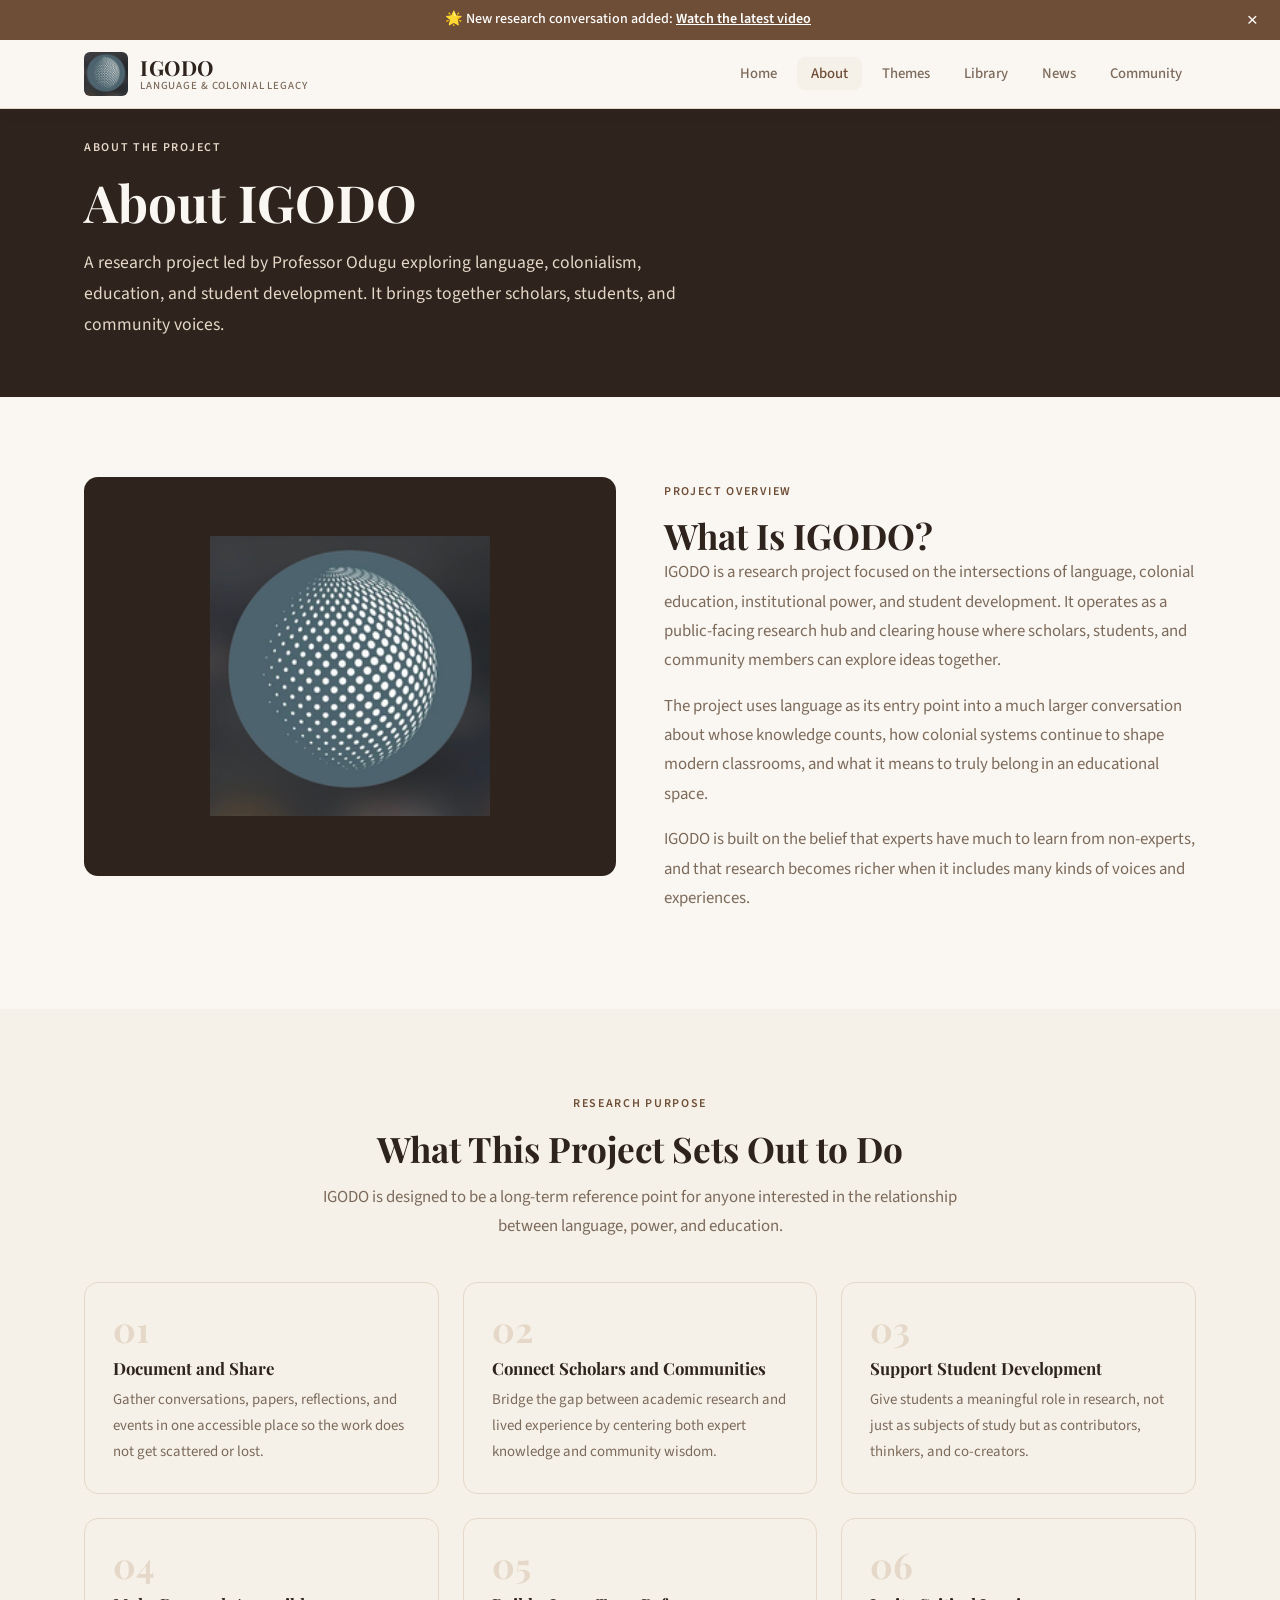
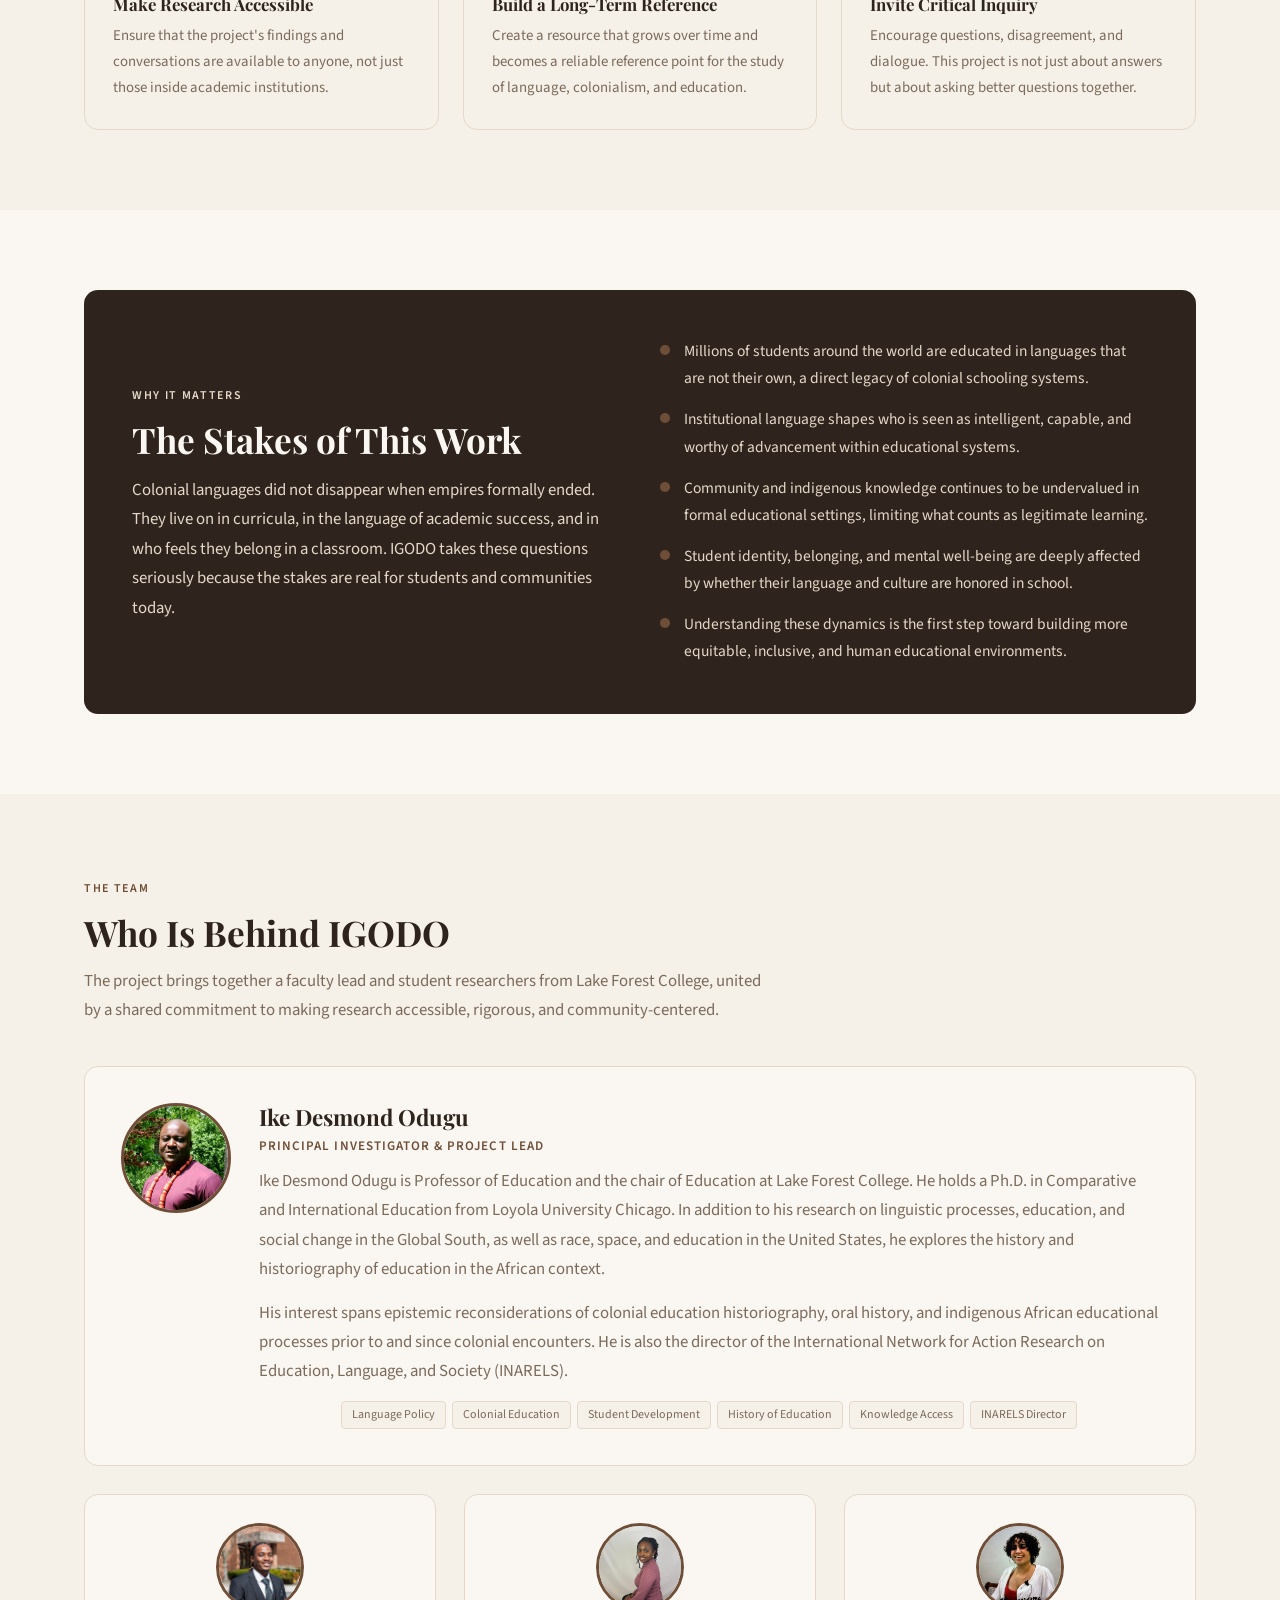
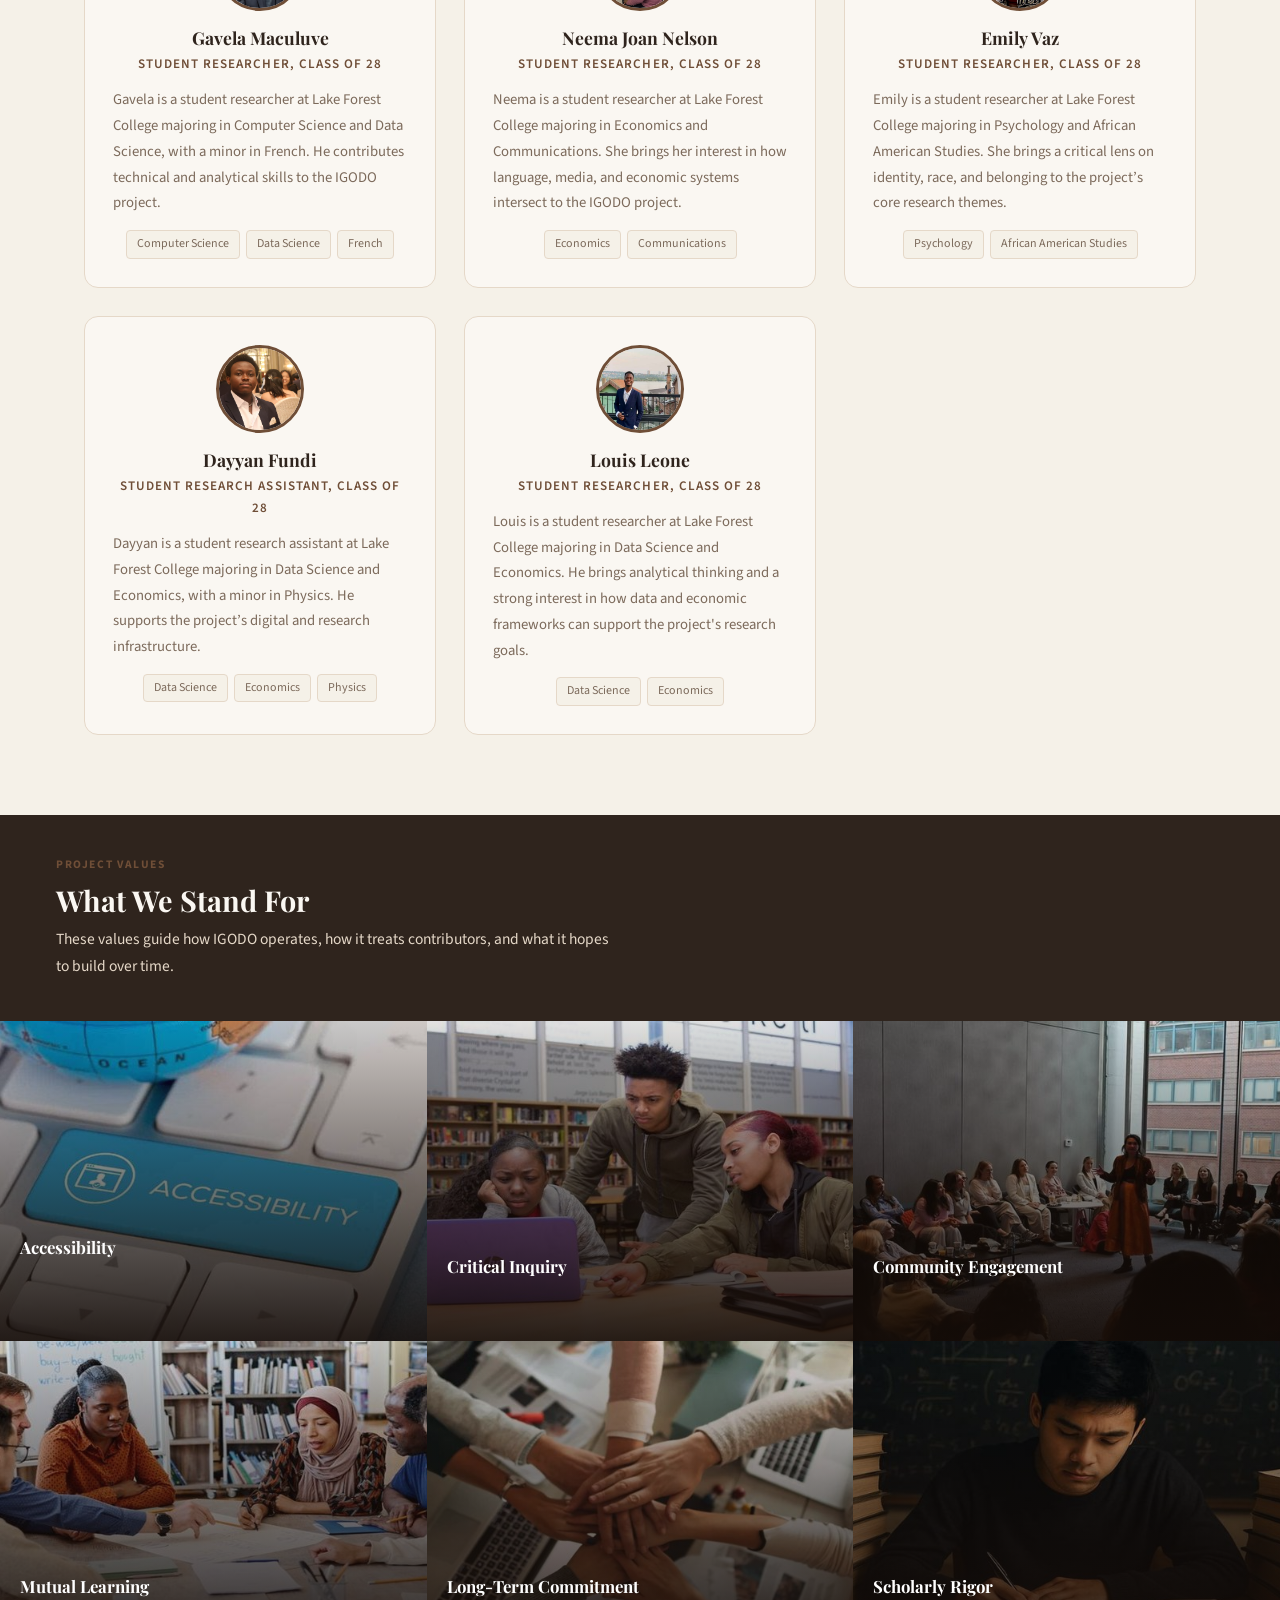
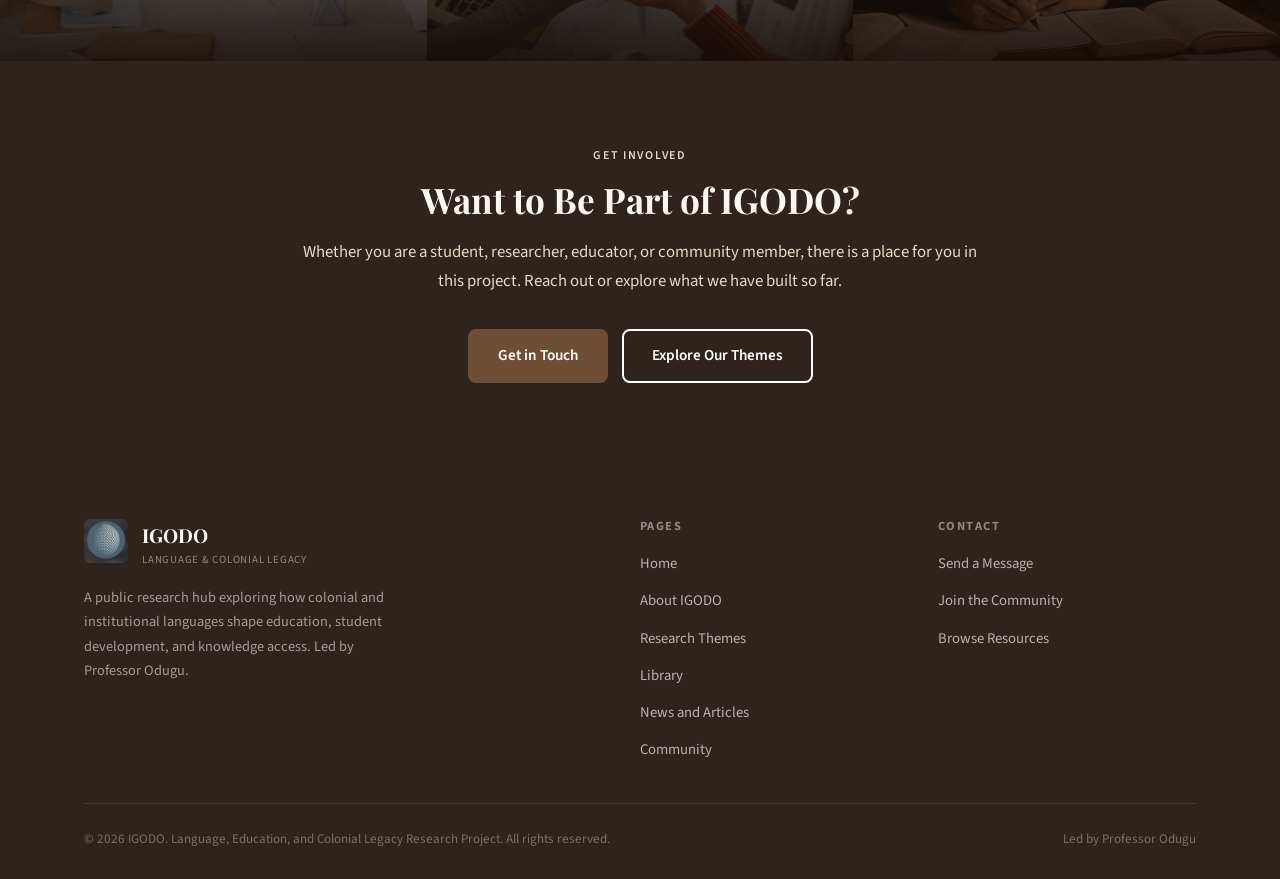
<file: about.html>
<!DOCTYPE html>
<html lang="en">
<head>
  <meta charset="UTF-8" />
  <meta name="viewport" content="width=device-width, initial-scale=1.0" />
  <meta name="description" content="About IGODO — Learn about the project, the team, and the values guiding this research on language, education, and colonial legacy." />
  <title>About IGODO — Language, Education, and Colonial Legacy</title>
  <link rel="stylesheet" href="style.css" />
  <style>
    /* ── About-page-specific styles ── */

    .project-overview-grid {
      display: grid;
      grid-template-columns: 1fr 1fr;
      gap: 48px;
      align-items: start;
    }

    .overview-image {
      border-radius: var(--radius-lg);
      background-color: var(--border);
      aspect-ratio: 4 / 3;
      display: flex;
      align-items: center;
      justify-content: center;
      color: var(--muted);
      font-size: 0.88rem;
      text-align: center;
      padding: 20px;
    }

    .overview-text p {
      margin-bottom: 16px;
    }

    .why-matters-grid {
      display: grid;
      grid-template-columns: repeat(auto-fill, minmax(280px, 1fr));
      gap: 24px;
      margin-top: 8px;
    }

    .why-card {
      background-color: var(--bg);
      border: 1px solid var(--border);
      border-radius: var(--radius-lg);
      padding: 28px;
    }

    .why-card-number {
      font-family: var(--font-serif);
      font-size: 2.2rem;
      font-weight: 700;
      color: var(--border);
      display: block;
      line-height: 1;
      margin-bottom: 12px;
    }

    .why-card h4 {
      margin-bottom: 8px;
      font-size: 1.05rem;
    }

    .why-card p {
      font-size: 0.93rem;
      max-width: 100%;
    }

    .team-grid {
      display: grid;
      grid-template-columns: repeat(auto-fill, minmax(260px, 1fr));
      gap: 28px;
    }

    .bio-card-lead {
      background-color: var(--surface);
      border: 1px solid var(--border);
      border-radius: var(--radius-lg);
      padding: 36px;
      display: grid;
      grid-template-columns: auto 1fr;
      gap: 28px;
      align-items: start;
      grid-column: 1 / -1;
      transition: box-shadow 0.2s;
    }

    .bio-card-lead:hover {
      box-shadow: var(--shadow-lg);
    }

    .bio-card-lead .bio-avatar {
      width: 110px;
      height: 110px;
      margin: 0;
      font-size: 2.6rem;
    }

    .bio-card-lead .bio-role {
      margin-bottom: 10px;
    }

    .bio-card-lead h3 {
      font-size: 1.4rem;
      margin-bottom: 4px;
    }

    .bio-card-lead p {
      max-width: 100%;
      text-align: left;
      margin-bottom: 14px;
    }

    /* Project values image grid */
    .values-grid {
      display: grid;
      grid-template-columns: repeat(3, 1fr);
      gap: 0;
    }

    .value-card {
      position: relative;
      overflow: hidden;
      aspect-ratio: 4 / 3;
      display: block;
      text-decoration: none;
      cursor: default;
    }

    .value-card img {
      width: 100%;
      height: 100%;
      object-fit: cover;
      display: block;
      transition: transform 0.4s ease;
    }

    .value-card:hover img {
      transform: scale(1.06);
    }

    .value-overlay {
      position: absolute;
      inset: 0;
      background: linear-gradient(
        to top,
        rgba(20, 12, 8, 0.92) 0%,
        rgba(20, 12, 8, 0.50) 55%,
        rgba(20, 12, 8, 0.12) 100%
      );
      transition: background 0.3s ease;
    }

    .value-card:hover .value-overlay {
      background: linear-gradient(
        to top,
        rgba(111, 78, 55, 0.93) 0%,
        rgba(111, 78, 55, 0.58) 55%,
        rgba(20, 12, 8, 0.15) 100%
      );
    }

    .value-caption {
      position: absolute;
      bottom: 0;
      left: 0;
      right: 0;
      padding: 20px 20px 18px;
    }

    .value-caption h4 {
      color: #ffffff;
      font-size: 1.05rem;
      font-weight: 700;
      margin-bottom: 5px;
      line-height: 1.3;
    }

    .value-caption p {
      color: rgba(255,255,255,0.82);
      font-size: 0.82rem;
      max-width: 100%;
      line-height: 1.5;
      margin: 0;
      opacity: 0;
      transform: translateY(6px);
      transition: opacity 0.3s ease, transform 0.3s ease;
    }

    .value-card:hover .value-caption p {
      opacity: 1;
      transform: translateY(0);
    }

    @media (max-width: 860px) {
      .values-grid {
        grid-template-columns: repeat(2, 1fr);
      }
    }

    @media (max-width: 500px) {
      .values-grid {
        grid-template-columns: 1fr;
      }
    }

    .principles-wrap {
      background-color: var(--heading);
      border-radius: var(--radius-lg);
      padding: 48px;
      display: grid;
      grid-template-columns: 1fr 1fr;
      gap: 40px;
      align-items: center;
    }

    .principles-text h2 {
      color: var(--surface);
      margin-bottom: 14px;
    }

    .principles-text p {
      color: var(--border);
    }

    .principles-list {
      display: flex;
      flex-direction: column;
      gap: 14px;
    }

    .principle-item {
      display: flex;
      align-items: flex-start;
      gap: 14px;
    }

    .principle-dot {
      width: 10px;
      height: 10px;
      border-radius: 50%;
      background-color: var(--accent);
      flex-shrink: 0;
      margin-top: 7px;
    }

    .principle-item p {
      color: var(--border);
      font-size: 0.97rem;
      max-width: 100%;
    }

    @media (max-width: 800px) {
      .project-overview-grid {
        grid-template-columns: 1fr;
      }

      .bio-card-lead {
        grid-template-columns: 1fr;
      }

      .bio-card-lead .bio-avatar {
        margin: 0 auto;
      }

      .principles-wrap {
        grid-template-columns: 1fr;
        padding: 32px 24px;
      }
    }
  </style>
</head>
<body>

  <!-- ══════════════════════════════════════════════════════
       FLOATING BANNER
  ══════════════════════════════════════════════════════ -->
  <div id="floating-banner" class="floating-banner" style="display:none;">
    &#127775; New research conversation added:
    <a href="library.html">Watch the latest video</a>
    <button id="banner-close" class="banner-close" aria-label="Dismiss banner">&times;</button>
  </div>

  <!-- ══════════════════════════════════════════════════════
       NAVIGATION
  ══════════════════════════════════════════════════════ -->
  <nav class="site-nav" id="site-nav">
    <div class="container">
      <div class="nav-inner">

        <a href="index.html" class="nav-logo">
          <img src="assets/images/logo.png" alt="IGODO Logo" style="width:44px; height:44px; border-radius:6px; object-fit:cover;" />
          <div class="nav-brand-text">
            <span class="nav-brand-name">IGODO</span>
            <span class="nav-brand-sub">Language &amp; Colonial Legacy</span>
          </div>
        </a>

        <ul class="nav-links" id="nav-links">
          <li><a href="index.html">Home</a></li>
          <li><a href="about.html">About</a></li>
          <li><a href="themes.html">Themes</a></li>
          <li><a href="library.html">Library</a></li>
          <li><a href="news.html">News</a></li>
          <li><a href="community.html">Community</a></li>
        </ul>

        <button class="nav-toggle" id="nav-toggle" aria-label="Toggle navigation" aria-expanded="false">
          <span></span>
          <span></span>
          <span></span>
        </button>

      </div>

      <ul class="nav-mobile" id="nav-mobile">
        <li><a href="index.html">Home</a></li>
        <li><a href="about.html">About</a></li>
        <li><a href="themes.html">Themes</a></li>
        <li><a href="library.html">Library</a></li>
        <li><a href="news.html">News</a></li>
        <li><a href="community.html">Community</a></li>
      </ul>
    </div>
  </nav>

  <!-- ══════════════════════════════════════════════════════
       PAGE HERO
  ══════════════════════════════════════════════════════ -->
  <section class="page-hero">
    <div class="container">
      <span class="section-label">About the Project</span>
      <h1>About IGODO</h1>
      <p>A research project led by Professor Odugu exploring language, colonialism, education, and student development. It brings together scholars, students, and community voices.</p>
    </div>
  </section>

  <!-- ══════════════════════════════════════════════════════
       PROJECT OVERVIEW
  ══════════════════════════════════════════════════════ -->
  <section class="section section--alt">
    <div class="container">
      <div class="project-overview-grid">

        <div class="overview-image" style="background-color:var(--heading); display:flex; align-items:center; justify-content:center;">
          <img
            src="assets/images/logo.png"
            alt="IGODO Project Logo"
            style="width:70%; max-width:280px; height:auto; display:block;"
          />
        </div>

        <div class="overview-text">
          <span class="section-label">Project Overview</span>
          <h2>What Is IGODO?</h2>
          <p>IGODO is a research project focused on the intersections of language, colonial education, institutional power, and student development. It operates as a public-facing research hub and clearing house where scholars, students, and community members can explore ideas together.</p>
          <p>The project uses language as its entry point into a much larger conversation about whose knowledge counts, how colonial systems continue to shape modern classrooms, and what it means to truly belong in an educational space.</p>
          <p>IGODO is built on the belief that experts have much to learn from non-experts, and that research becomes richer when it includes many kinds of voices and experiences.</p>
        </div>

      </div>
    </div>
  </section>

  <!-- ══════════════════════════════════════════════════════
       RESEARCH PURPOSE
  ══════════════════════════════════════════════════════ -->
  <section class="section">
    <div class="container">
      <div class="section-header text-center">
        <span class="section-label">Research Purpose</span>
        <h2>What This Project Sets Out to Do</h2>
        <p>IGODO is designed to be a long-term reference point for anyone interested in the relationship between language, power, and education.</p>
      </div>

      <div class="why-matters-grid">

        <div class="why-card">
          <span class="why-card-number">01</span>
          <h4>Document and Share</h4>
          <p>Gather conversations, papers, reflections, and events in one accessible place so the work does not get scattered or lost.</p>
        </div>

        <div class="why-card">
          <span class="why-card-number">02</span>
          <h4>Connect Scholars and Communities</h4>
          <p>Bridge the gap between academic research and lived experience by centering both expert knowledge and community wisdom.</p>
        </div>

        <div class="why-card">
          <span class="why-card-number">03</span>
          <h4>Support Student Development</h4>
          <p>Give students a meaningful role in research, not just as subjects of study but as contributors, thinkers, and co-creators.</p>
        </div>

        <div class="why-card">
          <span class="why-card-number">04</span>
          <h4>Make Research Accessible</h4>
          <p>Ensure that the project's findings and conversations are available to anyone, not just those inside academic institutions.</p>
        </div>

        <div class="why-card">
          <span class="why-card-number">05</span>
          <h4>Build a Long-Term Reference</h4>
          <p>Create a resource that grows over time and becomes a reliable reference point for the study of language, colonialism, and education.</p>
        </div>

        <div class="why-card">
          <span class="why-card-number">06</span>
          <h4>Invite Critical Inquiry</h4>
          <p>Encourage questions, disagreement, and dialogue. This project is not just about answers but about asking better questions together.</p>
        </div>

      </div>
    </div>
  </section>

  <!-- ══════════════════════════════════════════════════════
       WHY THIS PROJECT MATTERS
  ══════════════════════════════════════════════════════ -->
  <section class="section section--alt">
    <div class="container">
      <div class="principles-wrap">

        <div class="principles-text">
          <span class="section-label" style="color:var(--border);">Why It Matters</span>
          <h2>The Stakes of This Work</h2>
          <p>Colonial languages did not disappear when empires formally ended. They live on in curricula, in the language of academic success, and in who feels they belong in a classroom. IGODO takes these questions seriously because the stakes are real for students and communities today.</p>
        </div>

        <div class="principles-list">

          <div class="principle-item">
            <div class="principle-dot"></div>
            <p>Millions of students around the world are educated in languages that are not their own, a direct legacy of colonial schooling systems.</p>
          </div>

          <div class="principle-item">
            <div class="principle-dot"></div>
            <p>Institutional language shapes who is seen as intelligent, capable, and worthy of advancement within educational systems.</p>
          </div>

          <div class="principle-item">
            <div class="principle-dot"></div>
            <p>Community and indigenous knowledge continues to be undervalued in formal educational settings, limiting what counts as legitimate learning.</p>
          </div>

          <div class="principle-item">
            <div class="principle-dot"></div>
            <p>Student identity, belonging, and mental well-being are deeply affected by whether their language and culture are honored in school.</p>
          </div>

          <div class="principle-item">
            <div class="principle-dot"></div>
            <p>Understanding these dynamics is the first step toward building more equitable, inclusive, and human educational environments.</p>
          </div>

        </div>

      </div>
    </div>
  </section>

  <!-- ══════════════════════════════════════════════════════
       TEAM
  ══════════════════════════════════════════════════════ -->
  <section class="section" id="team">
    <div class="container">

      <div class="section-header">
        <span class="section-label">The Team</span>
        <h2>Who Is Behind IGODO</h2>
        <p>The project brings together a faculty lead and student researchers from Lake Forest College, united by a shared commitment to making research accessible, rigorous, and community-centered.</p>
      </div>

      <div class="team-grid">

        <!-- Professor Odugu — Lead -->
        <div class="bio-card-lead">
          <div class="bio-avatar" style="background-color:var(--border); overflow:hidden;">
            <img src="assets/team/odugu.jpg" alt="Professor Ike Desmond Odugu" style="width:100%; height:100%; object-fit:cover;" />
          </div>
          <div>
            <h3>Ike Desmond Odugu</h3>
            <span class="bio-role">Principal Investigator &amp; Project Lead</span>
            <p>Ike Desmond Odugu is Professor of Education and the chair of Education at Lake Forest College. He holds a Ph.D. in Comparative and International Education from Loyola University Chicago. In addition to his research on linguistic processes, education, and social change in the Global South, as well as race, space, and education in the United States, he explores the history and historiography of education in the African context.</p>
            <p>His interest spans epistemic reconsiderations of colonial education historiography, oral history, and indigenous African educational processes prior to and since colonial encounters. He is also the director of the International Network for Action Research on Education, Language, and Society (INARELS).</p>
            <div class="bio-interests">
              <span class="bio-interest-tag">Language Policy</span>
              <span class="bio-interest-tag">Colonial Education</span>
              <span class="bio-interest-tag">Student Development</span>
              <span class="bio-interest-tag">History of Education</span>
              <span class="bio-interest-tag">Knowledge Access</span>
              <span class="bio-interest-tag">INARELS Director</span>
            </div>
          </div>
        </div>

        <!-- Gavela Maculuve -->
        <div class="bio-card">
          <div class="bio-avatar" style="background-color:var(--border); overflow:hidden;">
            <img src="assets/team/gavela.jpg" alt="Gavela Maculuve" style="width:100%; height:100%; object-fit:cover;" />
          </div>
          <h3>Gavela Maculuve</h3>
          <span class="bio-role">Student Researcher, Class of 28</span>
          <p>Gavela is a student researcher at Lake Forest College majoring in Computer Science and Data Science, with a minor in French. He contributes technical and analytical skills to the IGODO project.</p>
          <div class="bio-interests">
            <span class="bio-interest-tag">Computer Science</span>
            <span class="bio-interest-tag">Data Science</span>
            <span class="bio-interest-tag">French</span>
          </div>
        </div>

        <!-- Neema Joan Nelson -->
        <div class="bio-card">
          <div class="bio-avatar" style="background-color:var(--border); overflow:hidden;">
            <img src="assets/team/neema.jpg" alt="Neema Joan Nelson" style="width:100%; height:100%; object-fit:cover;" />
          </div>
          <h3>Neema Joan Nelson</h3>
          <span class="bio-role">Student Researcher, Class of 28</span>
          <p>Neema is a student researcher at Lake Forest College majoring in Economics and Communications. She brings her interest in how language, media, and economic systems intersect to the IGODO project.</p>
          <div class="bio-interests">
            <span class="bio-interest-tag">Economics</span>
            <span class="bio-interest-tag">Communications</span>
          </div>
        </div>

        <!-- Emily Vaz -->
        <div class="bio-card">
          <div class="bio-avatar" style="background-color:var(--border); overflow:hidden;">
            <img src="assets/team/emily.jpg" alt="Emily Vaz" style="width:100%; height:100%; object-fit:cover;" />
          </div>
          <h3>Emily Vaz</h3>
          <span class="bio-role">Student Researcher, Class of 28</span>
          <p>Emily is a student researcher at Lake Forest College majoring in Psychology and African American Studies. She brings a critical lens on identity, race, and belonging to the project&rsquo;s core research themes.</p>
          <div class="bio-interests">
            <span class="bio-interest-tag">Psychology</span>
            <span class="bio-interest-tag">African American Studies</span>
          </div>
        </div>

        <!-- Dayyan Fundi -->
        <div class="bio-card">
          <div class="bio-avatar" style="background-color:var(--border); overflow:hidden;">
            <img src="assets/team/dayyan.jpg" alt="Dayyan Fundi" style="width:100%; height:100%; object-fit:cover;" />
          </div>
          <h3>Dayyan Fundi</h3>
          <span class="bio-role">Student Research Assistant, Class of 28</span>
          <p>Dayyan is a student research assistant at Lake Forest College majoring in Data Science and Economics, with a minor in Physics. He supports the project&rsquo;s digital and research infrastructure.</p>
          <div class="bio-interests">
            <span class="bio-interest-tag">Data Science</span>
            <span class="bio-interest-tag">Economics</span>
            <span class="bio-interest-tag">Physics</span>
          </div>
        </div>


        <!-- Louis Leone -->
        <div class="bio-card">
          <div class="bio-avatar" style="background-color:var(--border); overflow:hidden;">
            <img src="assets/team/louis.jpg" alt="Louis Leone" style="width:100%; height:100%; object-fit:cover; object-position:top center;" />
          </div>
          <h3>Louis Leone</h3>
          <span class="bio-role">Student Researcher, Class of 28</span>
          <p>Louis is a student researcher at Lake Forest College majoring in Data Science and Economics. He brings analytical thinking and a strong interest in how data and economic frameworks can support the project's research goals.</p>
          <div class="bio-interests">
            <span class="bio-interest-tag">Data Science</span>
            <span class="bio-interest-tag">Economics</span>
          </div>
        </div>
      </div>
    </div>
  </section>

  <!-- ══════════════════════════════════════════════════════
       PROJECT VALUES
  ══════════════════════════════════════════════════════ -->
  <section class="section" style="padding:0;">
    <div class="values-grid">

      <!-- Header tile spans full width -->
      <div style="grid-column:1 / -1; background-color:var(--heading); padding:40px 56px;">
        <span class="section-label" style="color:var(--accent); font-size:0.72rem; letter-spacing:0.14em; text-transform:uppercase; font-weight:700; display:block; margin-bottom:8px;">Project Values</span>
        <h2 style="color:var(--surface); font-size:clamp(1.3rem,2.5vw,1.8rem); margin-bottom:8px;">What We Stand For</h2>
        <p style="color:var(--border); font-size:0.97rem; max-width:560px; margin:0;">These values guide how IGODO operates, how it treats contributors, and what it hopes to build over time.</p>
      </div>

      <!-- Accessibility -->
      <div class="value-card">
        <img src="[data-uri]" alt="Accessibility" />
        <div class="value-overlay"></div>
        <div class="value-caption">
          <h4>Accessibility</h4>
          <p>Research should be readable and usable by anyone, not just those with academic training. We write for broad audiences without sacrificing depth.</p>
        </div>
      </div>

      <!-- Critical Inquiry -->
      <div class="value-card">
        <img src="[data-uri]" alt="Critical Inquiry" />
        <div class="value-overlay"></div>
        <div class="value-caption">
          <h4>Critical Inquiry</h4>
          <p>We ask hard questions about systems, institutions, and assumptions, including our own. Disagreement and dialogue are welcome here.</p>
        </div>
      </div>

      <!-- Community Engagement -->
      <div class="value-card">
        <img src="[data-uri]" alt="Community Engagement" />
        <div class="value-overlay"></div>
        <div class="value-caption">
          <h4>Community Engagement</h4>
          <p>The people most affected by colonial language systems are central to this project, as participants, contributors, and co-thinkers.</p>
        </div>
      </div>

      <!-- Mutual Learning -->
      <div class="value-card">
        <img src="[data-uri]" alt="Mutual Learning" />
        <div class="value-overlay"></div>
        <div class="value-caption">
          <h4>Mutual Learning</h4>
          <p>Experts have much to learn from non-experts. We are committed to a model where knowledge flows in all directions, not just top-down.</p>
        </div>
      </div>

      <!-- Long-Term Commitment -->
      <div class="value-card">
        <img src="[data-uri]" alt="Long-Term Commitment" />
        <div class="value-overlay"></div>
        <div class="value-caption">
          <h4>Long-Term Commitment</h4>
          <p>IGODO is designed to grow over time. We are building something that will still be valuable and relevant years from now.</p>
        </div>
      </div>

      <!-- Scholarly Rigor -->
      <div class="value-card">
        <img src="[data-uri]" alt="Scholarly Rigor" />
        <div class="value-overlay"></div>
        <div class="value-caption">
          <h4>Scholarly Rigor</h4>
          <p>We take ideas seriously. The project is grounded in careful research, honest engagement with evidence, and intellectual honesty.</p>
        </div>
      </div>

    </div>
  </section>

  <!-- ══════════════════════════════════════════════════════
       CTA
  ══════════════════════════════════════════════════════ -->
  <section class="section section--dark">
    <div class="container text-center">
      <span class="section-label" style="color:var(--border);">Get Involved</span>
      <h2 style="color:var(--surface); margin-bottom:16px;">Want to Be Part of IGODO?</h2>
      <p style="color:var(--border); margin:0 auto 32px; font-size:1.05rem;">Whether you are a student, researcher, educator, or community member, there is a place for you in this project. Reach out or explore what we have built so far.</p>
      <div style="display:flex; gap:14px; justify-content:center; flex-wrap:wrap;">
        <a href="community.html#contact" class="btn btn-primary">Get in Touch</a>
        <a href="themes.html" class="btn btn-outline-white">Explore Our Themes</a>
      </div>
    </div>
  </section>

  <!-- ══════════════════════════════════════════════════════
       FOOTER
  ══════════════════════════════════════════════════════ -->
  <footer class="site-footer">
    <div class="container">

      <div class="footer-grid">

        <div>
          <div class="footer-brand">
            <img src="assets/images/logo.png" alt="IGODO Logo" style="width:44px; height:44px; border-radius:6px; object-fit:cover;" />
            <div class="footer-brand-text">
              <span class="footer-name">IGODO</span>
              <span class="footer-sub">Language &amp; Colonial Legacy</span>
            </div>
          </div>
          <p class="footer-desc">A public research hub exploring how colonial and institutional languages shape education, student development, and knowledge access. Led by Professor Odugu.</p>
        </div>

        <div class="footer-col">
          <h5>Pages</h5>
          <ul>
            <li><a href="index.html">Home</a></li>
            <li><a href="about.html">About IGODO</a></li>
            <li><a href="themes.html">Research Themes</a></li>
            <li><a href="library.html">Library</a></li>
            <li><a href="news.html">News and Articles</a></li>
            <li><a href="community.html">Community</a></li>
          </ul>
        </div>

        <div class="footer-col">
          <h5>Contact</h5>
          <ul>
            <li><a href="community.html#contact">Send a Message</a></li>
            <li><a href="community.html">Join the Community</a></li>
            <li><a href="library.html">Browse Resources</a></li>
          </ul>
        </div>

      </div>

      <div class="footer-bottom">
        <p>&copy; 2026 IGODO. Language, Education, and Colonial Legacy Research Project. All rights reserved.</p>
        <p>Led by Professor Odugu</p>
      </div>

    </div>
  </footer>

  <script src="script.js"></script>
</body>
</html>
</file>
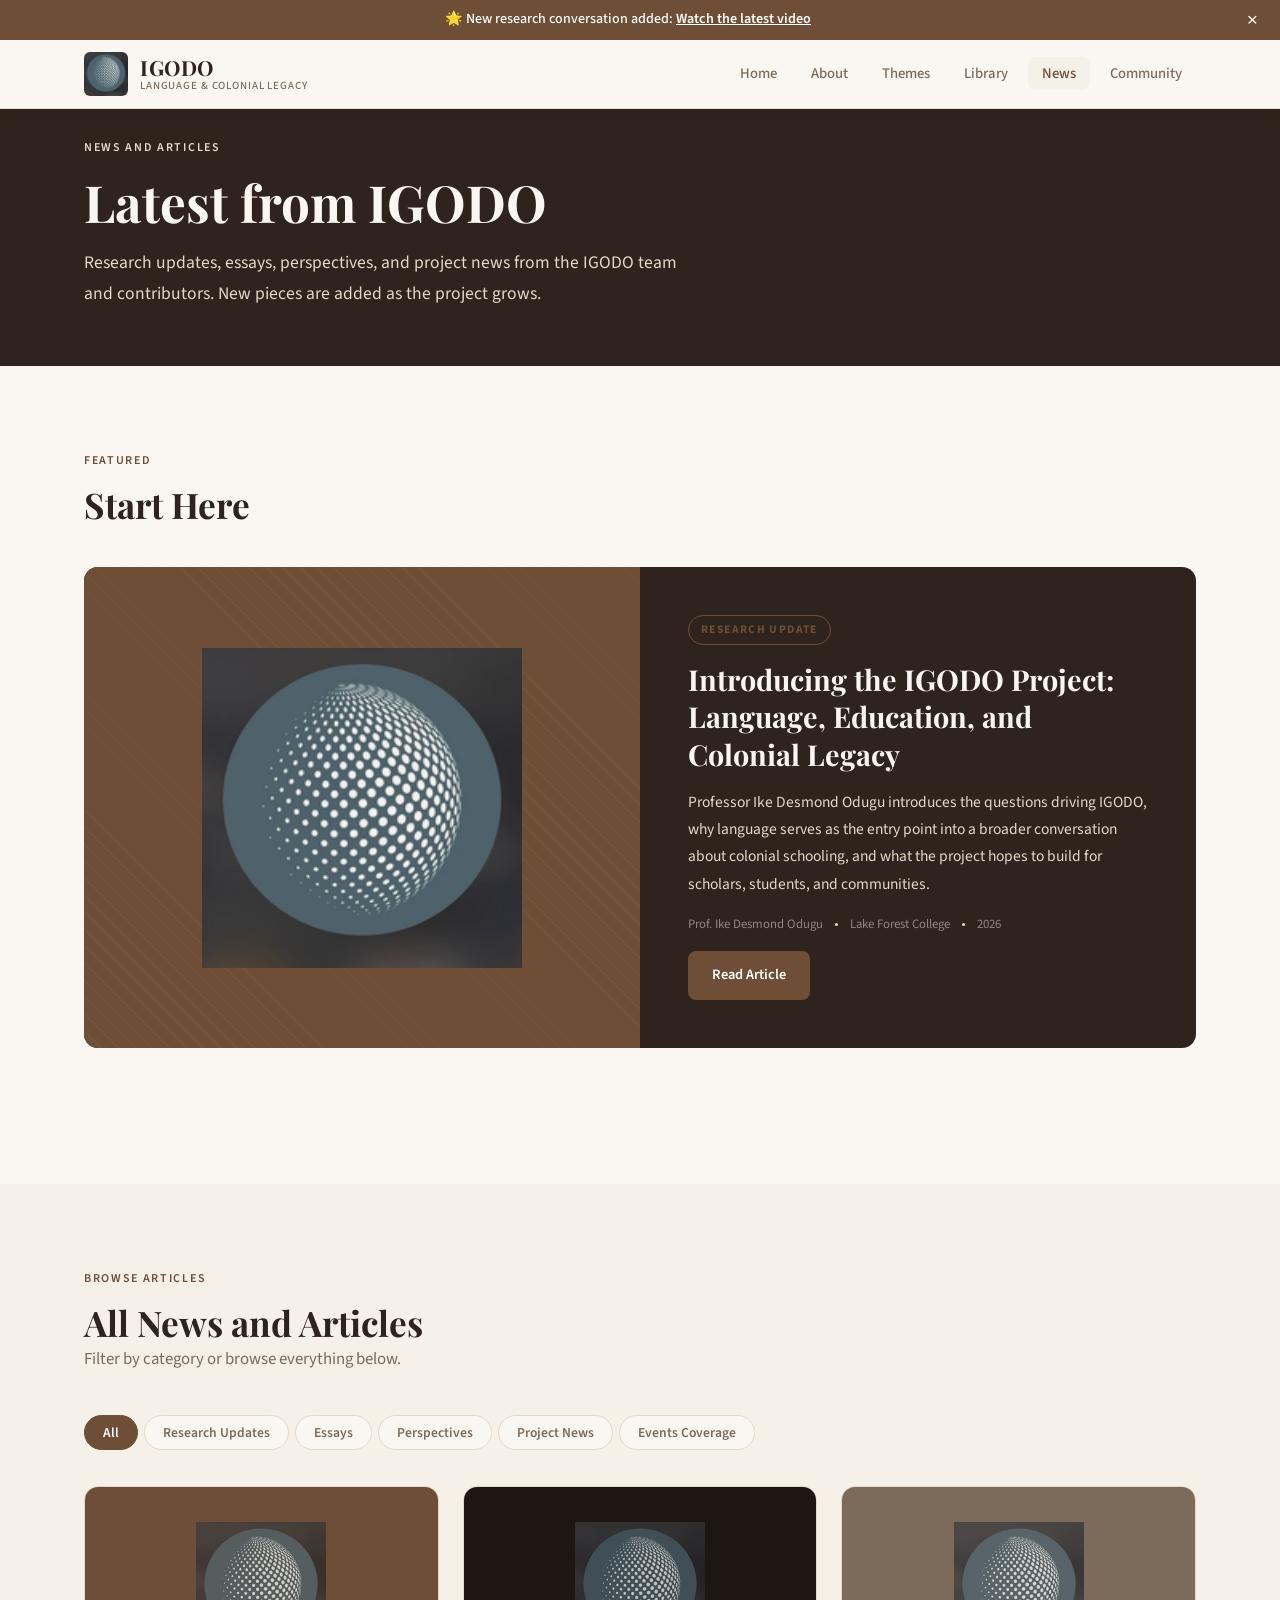
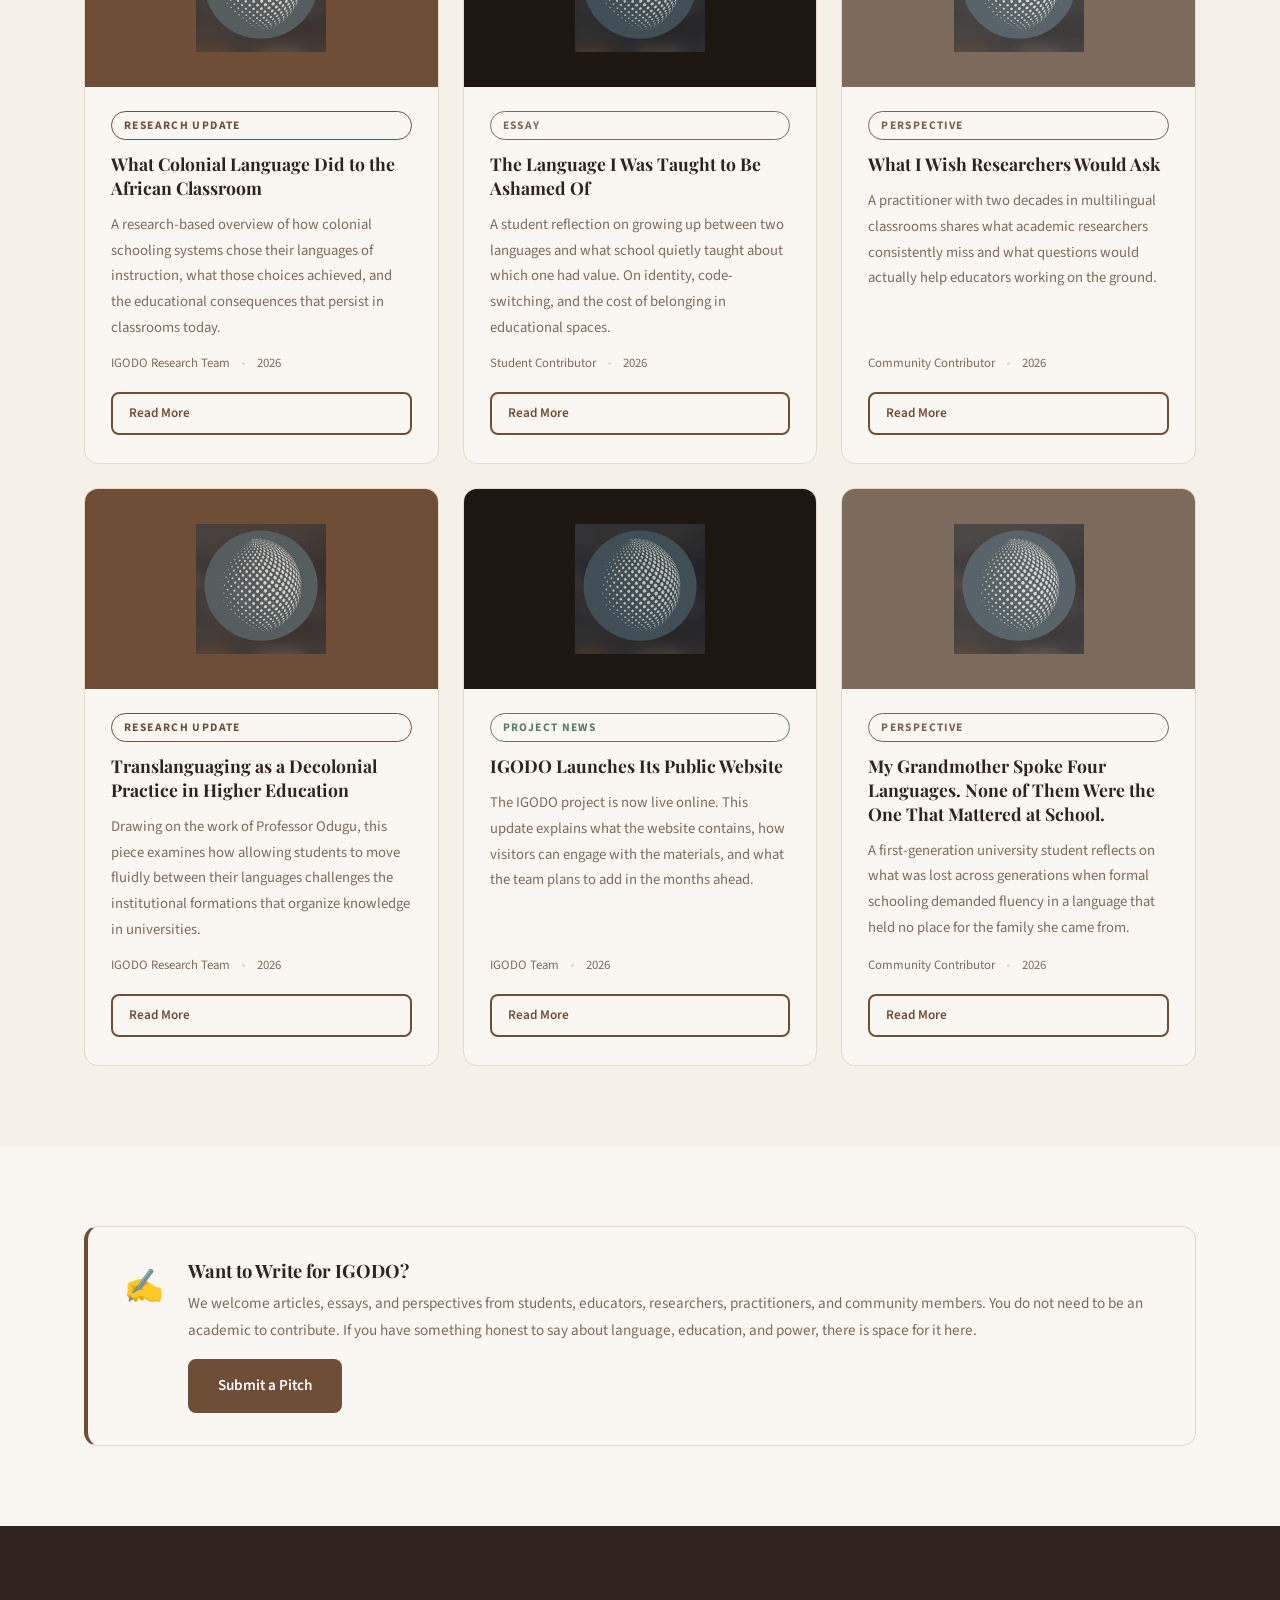
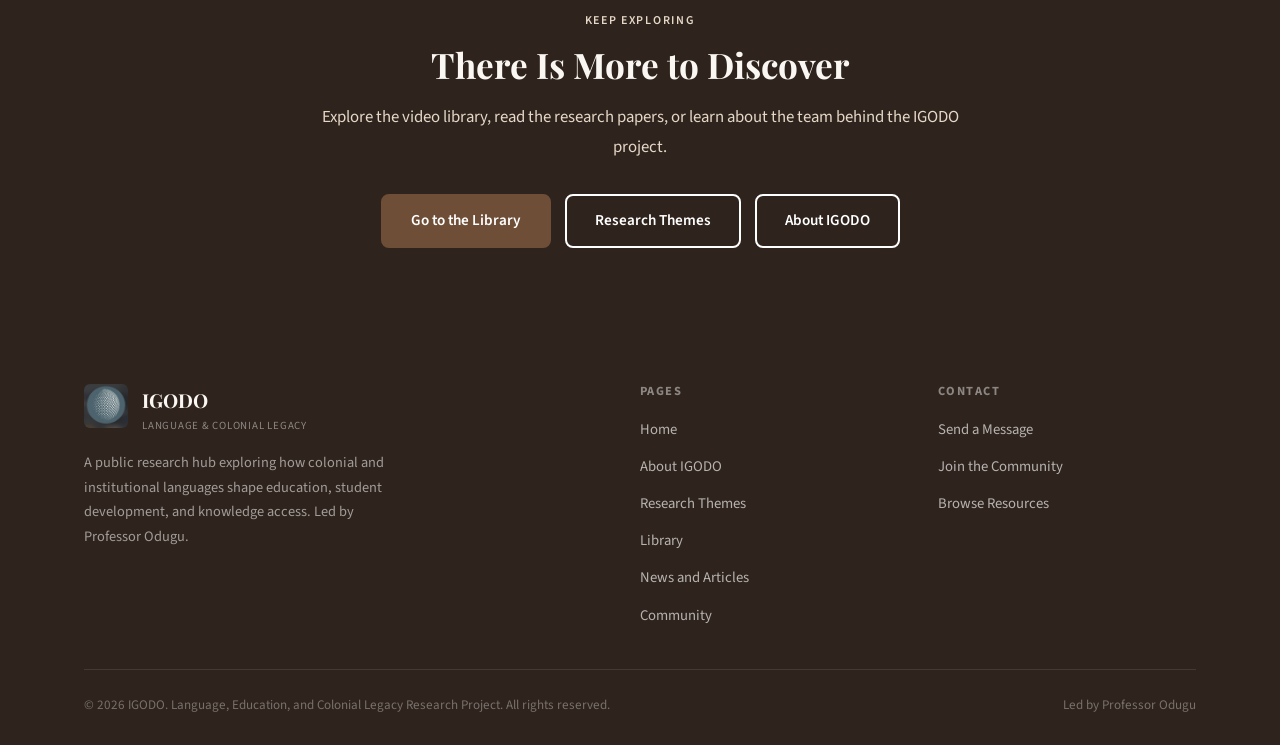
<file: news.html>
<!DOCTYPE html>
<html lang="en">
<head>
  <meta charset="UTF-8" />
  <meta name="viewport" content="width=device-width, initial-scale=1.0" />
  <meta name="description" content="News and Articles from the IGODO project. Read the latest research updates, essays, and perspectives on language, education, and colonial legacy." />
  <title>News and Articles: IGODO</title>
  <link rel="stylesheet" href="style.css" />
  <style>
    /* ── News-page-specific styles ── */

    /* Featured article strip */
    .featured-article {
      background-color: var(--heading);
      border-radius: var(--radius-lg);
      overflow: hidden;
      display: grid;
      grid-template-columns: 1fr 1fr;
      margin-bottom: 56px;
      min-height: 380px;
    }

    .featured-article-image {
      background-color: var(--accent);
      display: flex;
      align-items: center;
      justify-content: center;
      padding: 48px;
      position: relative;
      overflow: hidden;
    }

    .featured-article-image::before {
      content: '';
      position: absolute;
      inset: 0;
      background: repeating-linear-gradient(
        45deg,
        rgba(255,255,255,0.03) 0px,
        rgba(255,255,255,0.03) 1px,
        transparent 1px,
        transparent 12px
      );
    }

    .featured-article-image img {
      width: 85%;
      max-width: 320px;
      height: auto;
      display: block;
      position: relative;
      z-index: 1;
      opacity: 0.95;
      animation: spinLogo 10s linear infinite;
    }

    @keyframes spinLogo {
      0%   { transform: rotate(0deg); }
      100% { transform: rotate(360deg); }
    }

    .featured-article-body {
      padding: 48px;
      display: flex;
      flex-direction: column;
      justify-content: center;
      gap: 16px;
    }

    .featured-article-body .article-tag {
      align-self: flex-start;
    }

    .featured-article-body h2 {
      color: var(--surface);
      font-size: clamp(1.3rem, 2.5vw, 1.8rem);
      line-height: 1.3;
    }

    .featured-article-body p {
      color: var(--border);
      font-size: 0.97rem;
      max-width: 100%;
    }

    .featured-article-body .article-meta {
      color: rgba(255,255,255,0.45);
    }

    /* Article tag pill */
    .article-tag {
      display: inline-block;
      font-family: var(--font-sans);
      font-size: 0.72rem;
      font-weight: 700;
      letter-spacing: 0.12em;
      text-transform: uppercase;
      padding: 4px 12px;
      border-radius: 20px;
      border: 1px solid var(--accent);
      color: var(--accent);
      background-color: transparent;
    }

    .article-tag.tag-research    { border-color: #6F4E37; color: #6F4E37; }
    .article-tag.tag-essay        { border-color: #7C6A5B; color: #7C6A5B; }
    .article-tag.tag-update       { border-color: #5A7A6A; color: #5A7A6A; }
    .article-tag.tag-perspective  { border-color: #7A6050; color: #7A6050; }
    .article-tag.tag-event        { border-color: #5A6A7A; color: #5A6A7A; }

    /* Article meta line */
    .article-meta {
      display: flex;
      flex-wrap: wrap;
      gap: 12px;
      font-size: 0.8rem;
      color: var(--muted);
      align-items: center;
    }

    .article-meta-dot {
      width: 3px;
      height: 3px;
      border-radius: 50%;
      background-color: var(--border);
      display: inline-block;
    }

    /* Main article card */
    .article-card {
      background-color: var(--surface);
      border: 1px solid var(--border);
      border-radius: var(--radius-lg);
      overflow: hidden;
      transition: box-shadow 0.2s, transform 0.2s;
      display: flex;
      flex-direction: column;
    }

    .article-card:hover {
      box-shadow: var(--shadow-lg);
      transform: translateY(-3px);
    }

    .article-card-image {
      width: 100%;
      height: 200px;
      background-color: var(--heading);
      display: flex;
      align-items: center;
      justify-content: center;
      overflow: hidden;
      position: relative;
    }

    .article-card-image img {
      width: 130px;
      height: 130px;
      opacity: 0.75;
      animation: spinLogo 12s linear infinite;
    }

    .article-card-image:hover img {
      opacity: 1;
      animation-duration: 4s;
    }

    .article-card-image.img-accent { background-color: var(--accent); }
    .article-card-image.img-taupe  { background-color: var(--muted); }
    .article-card-image.img-dark   { background-color: #1e1610; }

    .article-card-body {
      padding: 24px 26px 28px;
      display: flex;
      flex-direction: column;
      gap: 12px;
      flex: 1;
    }

    .article-card-body h3 {
      font-size: 1.1rem;
      line-height: 1.35;
      color: var(--heading);
    }

    .article-card-body p {
      font-size: 0.92rem;
      color: var(--muted);
      max-width: 100%;
      flex: 1;
    }

    /* Side-by-side article card (list view) */
    .article-list-item {
      background-color: var(--surface);
      border: 1px solid var(--border);
      border-radius: var(--radius-lg);
      padding: 24px 28px;
      display: flex;
      gap: 24px;
      align-items: flex-start;
      transition: box-shadow 0.2s, transform 0.2s;
    }

    .article-list-item:hover {
      box-shadow: var(--shadow-lg);
      transform: translateY(-2px);
    }

    .article-list-number {
      font-family: var(--font-serif);
      font-size: 2rem;
      font-weight: 700;
      color: var(--border);
      line-height: 1;
      flex-shrink: 0;
      min-width: 40px;
    }

    .article-list-body h4 {
      font-size: 1.05rem;
      margin-bottom: 6px;
      line-height: 1.35;
    }

    .article-list-body p {
      font-size: 0.88rem;
      color: var(--muted);
      margin-bottom: 12px;
      max-width: 100%;
    }

    /* Category filter tabs */
    .news-filter-bar {
      display: flex;
      gap: 6px;
      flex-wrap: wrap;
      margin-bottom: 36px;
    }

    .news-filter-btn {
      font-family: var(--font-sans);
      font-size: 0.85rem;
      font-weight: 600;
      color: var(--muted);
      background-color: var(--surface);
      border: 1px solid var(--border);
      border-radius: 20px;
      padding: 7px 18px;
      cursor: pointer;
      transition: color 0.2s, background 0.2s, border-color 0.2s;
      white-space: nowrap;
    }

    .news-filter-btn:hover {
      color: var(--accent);
      border-color: var(--accent);
    }

    .news-filter-btn.active {
      background-color: var(--accent);
      color: var(--white);
      border-color: var(--accent);
    }

    /* Article grid */
    .articles-grid {
      display: grid;
      grid-template-columns: repeat(auto-fill, minmax(300px, 1fr));
      gap: 24px;
    }

    /* Newsletter signup */
    .newsletter-wrap {
      background-color: var(--heading);
      border-radius: var(--radius-lg);
      padding: 48px;
      display: grid;
      grid-template-columns: 1fr 1fr;
      gap: 40px;
      align-items: center;
    }

    .newsletter-text h2 {
      color: var(--surface);
      margin-bottom: 12px;
    }

    .newsletter-text p {
      color: var(--border);
      max-width: 100%;
    }

    .newsletter-form {
      display: flex;
      flex-direction: column;
      gap: 14px;
    }

    .newsletter-form input {
      width: 100%;
      padding: 12px 16px;
      background-color: rgba(255,255,255,0.08);
      border: 1px solid rgba(255,255,255,0.2);
      border-radius: var(--radius);
      font-family: var(--font-sans);
      font-size: 0.97rem;
      color: var(--surface);
      outline: none;
      transition: border-color 0.2s;
    }

    .newsletter-form input::placeholder {
      color: rgba(255,255,255,0.4);
    }

    .newsletter-form input:focus {
      border-color: var(--accent);
    }

    /* Pitch to contribute */
    .contribute-pitch {
      background-color: var(--surface);
      border: 1px solid var(--border);
      border-left: 4px solid var(--accent);
      border-radius: var(--radius-lg);
      padding: 32px 36px;
      display: flex;
      align-items: flex-start;
      gap: 24px;
    }

    .contribute-pitch-icon {
      font-size: 2rem;
      flex-shrink: 0;
    }

    .contribute-pitch h3 {
      font-size: 1.15rem;
      margin-bottom: 8px;
    }

    .contribute-pitch p {
      font-size: 0.95rem;
      max-width: 100%;
      margin-bottom: 16px;
    }

    /* Article list section */
    .articles-list-stack {
      display: flex;
      flex-direction: column;
      gap: 16px;
    }

    @media (max-width: 860px) {
      .featured-article {
        grid-template-columns: 1fr;
        min-height: auto;
      }

      .featured-article-image {
        min-height: 180px;
        padding: 32px;
      }

      .featured-article-body {
        padding: 32px 28px;
      }

      .newsletter-wrap {
        grid-template-columns: 1fr;
        padding: 32px 24px;
      }
    }

    @media (max-width: 600px) {
      .articles-grid {
        grid-template-columns: 1fr;
      }

      .contribute-pitch {
        flex-direction: column;
        padding: 24px;
      }

      .article-list-item {
        flex-direction: column;
        gap: 12px;
      }
    }
  </style>
</head>
<body>

  <!-- ══════════════════════════════════════════════════════
       FLOATING BANNER
  ══════════════════════════════════════════════════════ -->
  <div id="floating-banner" class="floating-banner" style="display:none;">
    &#127775; New research conversation added:
    <a href="library.html">Watch the latest video</a>
    <button id="banner-close" class="banner-close" aria-label="Dismiss banner">&times;</button>
  </div>

  <!-- ══════════════════════════════════════════════════════
       NAVIGATION
  ══════════════════════════════════════════════════════ -->
  <nav class="site-nav" id="site-nav">
    <div class="container">
      <div class="nav-inner">

        <a href="index.html" class="nav-logo">
          <img src="assets/images/logo.png" alt="IGODO Logo" style="width:44px; height:44px; border-radius:6px; object-fit:cover;" />
          <div class="nav-brand-text">
            <span class="nav-brand-name">IGODO</span>
            <span class="nav-brand-sub">Language &amp; Colonial Legacy</span>
          </div>
        </a>

        <ul class="nav-links" id="nav-links">
          <li><a href="index.html">Home</a></li>
          <li><a href="about.html">About</a></li>
          <li><a href="themes.html">Themes</a></li>
          <li><a href="library.html">Library</a></li>
          <li><a href="news.html">News</a></li>
          <li><a href="community.html">Community</a></li>
        </ul>

        <button class="nav-toggle" id="nav-toggle" aria-label="Toggle navigation" aria-expanded="false">
          <span></span>
          <span></span>
          <span></span>
        </button>

      </div>

      <ul class="nav-mobile" id="nav-mobile">
        <li><a href="index.html">Home</a></li>
        <li><a href="about.html">About</a></li>
        <li><a href="themes.html">Themes</a></li>
        <li><a href="library.html">Library</a></li>
        <li><a href="news.html">News</a></li>
        <li><a href="community.html">Community</a></li>
      </ul>
    </div>
  </nav>

  <!-- ══════════════════════════════════════════════════════
       PAGE HERO
  ══════════════════════════════════════════════════════ -->
  <section class="page-hero">
    <div class="container">
      <span class="section-label">News and Articles</span>
      <h1>Latest from IGODO</h1>
      <p>Research updates, essays, perspectives, and project news from the IGODO team and contributors. New pieces are added as the project grows.</p>
    </div>
  </section>

  <!-- ══════════════════════════════════════════════════════
       FEATURED ARTICLE
  ══════════════════════════════════════════════════════ -->
  <section class="section section--alt">
    <div class="container">
      <div class="section-header">
        <span class="section-label">Featured</span>
        <h2>Start Here</h2>
      </div>

      <div class="featured-article">

        <div class="featured-article-image">
          <img src="assets/images/logo.png" alt="IGODO" />
        </div>

        <div class="featured-article-body">
          <span class="article-tag tag-research">Research Update</span>
          <h2>Introducing the IGODO Project: Language, Education, and Colonial Legacy</h2>
          <p>Professor Ike Desmond Odugu introduces the questions driving IGODO, why language serves as the entry point into a broader conversation about colonial schooling, and what the project hopes to build for scholars, students, and communities.</p>
          <div class="article-meta">
            <span>Prof. Ike Desmond Odugu</span>
            <span class="article-meta-dot"></span>
            <span>Lake Forest College</span>
            <span class="article-meta-dot"></span>
            <span>2026</span>
          </div>
          <div>
            <a href="community.html#contact" class="btn btn-primary" style="font-size:0.9rem; padding:10px 22px;">Read Article</a>
          </div>
        </div>

      </div>
    </div>
  </section>

  <!-- ══════════════════════════════════════════════════════
       ALL ARTICLES
  ══════════════════════════════════════════════════════ -->
  <section class="section">
    <div class="container">

      <div class="section-header-row">
        <div>
          <span class="section-label">Browse Articles</span>
          <h2>All News and Articles</h2>
          <p>Filter by category or browse everything below.</p>
        </div>
      </div>

      <!-- Filter buttons -->
      <div class="news-filter-bar">
        <button class="news-filter-btn active" data-filter="all">All</button>
        <button class="news-filter-btn" data-filter="research">Research Updates</button>
        <button class="news-filter-btn" data-filter="essay">Essays</button>
        <button class="news-filter-btn" data-filter="perspective">Perspectives</button>
        <button class="news-filter-btn" data-filter="update">Project News</button>
        <button class="news-filter-btn" data-filter="event">Events Coverage</button>
      </div>

      <!-- Articles grid -->
      <div class="articles-grid" id="articles-grid">

        <!-- Article 1 -->
        <div class="article-card" data-category="research">
          <div class="article-card-image img-accent">
            <img src="assets/images/logo.png" alt="IGODO" />
          </div>
          <div class="article-card-body">
            <span class="article-tag tag-research">Research Update</span>
            <h3>What Colonial Language Did to the African Classroom</h3>
            <p>A research-based overview of how colonial schooling systems chose their languages of instruction, what those choices achieved, and the educational consequences that persist in classrooms today.</p>
            <div class="article-meta">
              <span>IGODO Research Team</span>
              <span class="article-meta-dot"></span>
              <span>2026</span>
            </div>
            <a href="community.html#contact" class="btn btn-outline" style="font-size:0.83rem; padding:8px 16px; margin-top:6px;">Read More</a>
          </div>
        </div>

        <!-- Article 2 -->
        <div class="article-card" data-category="essay">
          <div class="article-card-image img-dark">
            <img src="assets/images/logo.png" alt="IGODO" />
          </div>
          <div class="article-card-body">
            <span class="article-tag tag-essay">Essay</span>
            <h3>The Language I Was Taught to Be Ashamed Of</h3>
            <p>A student reflection on growing up between two languages and what school quietly taught about which one had value. On identity, code-switching, and the cost of belonging in educational spaces.</p>
            <div class="article-meta">
              <span>Student Contributor</span>
              <span class="article-meta-dot"></span>
              <span>2026</span>
            </div>
            <a href="community.html#contact" class="btn btn-outline" style="font-size:0.83rem; padding:8px 16px; margin-top:6px;">Read More</a>
          </div>
        </div>

        <!-- Article 3 -->
        <div class="article-card" data-category="perspective">
          <div class="article-card-image img-taupe">
            <img src="assets/images/logo.png" alt="IGODO" />
          </div>
          <div class="article-card-body">
            <span class="article-tag tag-perspective">Perspective</span>
            <h3>What I Wish Researchers Would Ask</h3>
            <p>A practitioner with two decades in multilingual classrooms shares what academic researchers consistently miss and what questions would actually help educators working on the ground.</p>
            <div class="article-meta">
              <span>Community Contributor</span>
              <span class="article-meta-dot"></span>
              <span>2026</span>
            </div>
            <a href="community.html#contact" class="btn btn-outline" style="font-size:0.83rem; padding:8px 16px; margin-top:6px;">Read More</a>
          </div>
        </div>

        <!-- Article 4 -->
        <div class="article-card" data-category="research">
          <div class="article-card-image img-accent">
            <img src="assets/images/logo.png" alt="IGODO" />
          </div>
          <div class="article-card-body">
            <span class="article-tag tag-research">Research Update</span>
            <h3>Translanguaging as a Decolonial Practice in Higher Education</h3>
            <p>Drawing on the work of Professor Odugu, this piece examines how allowing students to move fluidly between their languages challenges the institutional formations that organize knowledge in universities.</p>
            <div class="article-meta">
              <span>IGODO Research Team</span>
              <span class="article-meta-dot"></span>
              <span>2026</span>
            </div>
            <a href="community.html#contact" class="btn btn-outline" style="font-size:0.83rem; padding:8px 16px; margin-top:6px;">Read More</a>
          </div>
        </div>

        <!-- Article 5 -->
        <div class="article-card" data-category="update">
          <div class="article-card-image img-dark">
            <img src="assets/images/logo.png" alt="IGODO" />
          </div>
          <div class="article-card-body">
            <span class="article-tag tag-update">Project News</span>
            <h3>IGODO Launches Its Public Website</h3>
            <p>The IGODO project is now live online. This update explains what the website contains, how visitors can engage with the materials, and what the team plans to add in the months ahead.</p>
            <div class="article-meta">
              <span>IGODO Team</span>
              <span class="article-meta-dot"></span>
              <span>2026</span>
            </div>
            <a href="community.html#contact" class="btn btn-outline" style="font-size:0.83rem; padding:8px 16px; margin-top:6px;">Read More</a>
          </div>
        </div>

        <!-- Article 6 -->
        <div class="article-card" data-category="perspective">
          <div class="article-card-image img-taupe">
            <img src="assets/images/logo.png" alt="IGODO" />
          </div>
          <div class="article-card-body">
            <span class="article-tag tag-perspective">Perspective</span>
            <h3>My Grandmother Spoke Four Languages. None of Them Were the One That Mattered at School.</h3>
            <p>A first-generation university student reflects on what was lost across generations when formal schooling demanded fluency in a language that held no place for the family she came from.</p>
            <div class="article-meta">
              <span>Community Contributor</span>
              <span class="article-meta-dot"></span>
              <span>2026</span>
            </div>
            <a href="community.html#contact" class="btn btn-outline" style="font-size:0.83rem; padding:8px 16px; margin-top:6px;">Read More</a>
          </div>
        </div>

      </div>
    </div>
  </section>

  <!-- ══════════════════════════════════════════════════════
       CONTRIBUTE A PITCH
  ══════════════════════════════════════════════════════ -->
  <section class="section section--alt">
    <div class="container">
      <div class="contribute-pitch">
        <span class="contribute-pitch-icon">&#9997;</span>
        <div>
          <h3>Want to Write for IGODO?</h3>
          <p>We welcome articles, essays, and perspectives from students, educators, researchers, practitioners, and community members. You do not need to be an academic to contribute. If you have something honest to say about language, education, and power, there is space for it here.</p>
          <a href="community.html#contact" class="btn btn-primary">Submit a Pitch</a>
        </div>
      </div>
    </div>
  </section>

  <!-- ══════════════════════════════════════════════════════
       CTA
  ══════════════════════════════════════════════════════ -->
  <section class="section section--dark">
    <div class="container text-center">
      <span class="section-label" style="color:var(--border);">Keep Exploring</span>
      <h2 style="color:var(--surface); margin-bottom:16px;">There Is More to Discover</h2>
      <p style="color:var(--border); margin:0 auto 32px; font-size:1.05rem;">Explore the video library, read the research papers, or learn about the team behind the IGODO project.</p>
      <div style="display:flex; gap:14px; justify-content:center; flex-wrap:wrap;">
        <a href="library.html" class="btn btn-primary">Go to the Library</a>
        <a href="themes.html" class="btn btn-outline-white">Research Themes</a>
        <a href="about.html" class="btn btn-outline-white">About IGODO</a>
      </div>
    </div>
  </section>

  <!-- ══════════════════════════════════════════════════════
       FOOTER
  ══════════════════════════════════════════════════════ -->
  <footer class="site-footer">
    <div class="container">

      <div class="footer-grid">

        <div>
          <div class="footer-brand">
            <img src="assets/images/logo.png" alt="IGODO Logo" style="width:44px; height:44px; border-radius:6px; object-fit:cover;" />
            <div class="footer-brand-text">
              <span class="footer-name">IGODO</span>
              <span class="footer-sub">Language &amp; Colonial Legacy</span>
            </div>
          </div>
          <p class="footer-desc">A public research hub exploring how colonial and institutional languages shape education, student development, and knowledge access. Led by Professor Odugu.</p>
        </div>

        <div class="footer-col">
          <h5>Pages</h5>
          <ul>
            <li><a href="index.html">Home</a></li>
            <li><a href="about.html">About IGODO</a></li>
            <li><a href="themes.html">Research Themes</a></li>
            <li><a href="library.html">Library</a></li>
            <li><a href="news.html">News and Articles</a></li>
            <li><a href="community.html">Community</a></li>
          </ul>
        </div>

        <div class="footer-col">
          <h5>Contact</h5>
          <ul>
            <li><a href="community.html#contact">Send a Message</a></li>
            <li><a href="community.html">Join the Community</a></li>
            <li><a href="library.html">Browse Resources</a></li>
          </ul>
        </div>

      </div>

      <div class="footer-bottom">
        <p>&copy; 2026 IGODO. Language, Education, and Colonial Legacy Research Project. All rights reserved.</p>
        <p>Led by Professor Odugu</p>
      </div>

    </div>
  </footer>

  <script src="script.js"></script>
  <script>
  /* News article filter */
  function initNewsFilter() {
    var filterBtns = document.getElementsByClassName("news-filter-btn");
    var grid = document.getElementById("articles-grid");
    if (!grid) { return; }
    var cards = grid.getElementsByClassName("article-card");

    for (var i = 0; i < filterBtns.length; i++) {
      filterBtns[i].onclick = function() {
        for (var j = 0; j < filterBtns.length; j++) {
          filterBtns[j].className = "news-filter-btn";
        }
        this.className = "news-filter-btn active";

        var selected = this.getAttribute("data-filter");

        for (var k = 0; k < cards.length; k++) {
          var cat = cards[k].getAttribute("data-category");
          if (selected === "all" || cat === selected) {
            cards[k].style.display = "flex";
          } else {
            cards[k].style.display = "none";
          }
        }
      };
    }
  }

  initNewsFilter();
  </script>
</body>
</html>
</file>
<file: style.css>
/* ============================================================
   IDOGO — Language, Education, and Colonial Legacy
   style.css — Shared stylesheet for all pages
   ============================================================ */

/* ── Google Fonts ─────────────────────────────────────────── */
@import url('https://fonts.googleapis.com/css2?family=Playfair+Display:ital,wght@0,400;0,600;0,700;1,400&family=Source+Sans+3:wght@300;400;500;600&display=swap');

/* ── CSS Variables ────────────────────────────────────────── */
:root {
  --bg:          #F5F1E8;   /* dirty white / parchment        */
  --surface:     #FAF7F2;   /* warm ivory                     */
  --accent:      #6F4E37;   /* coffee brown                   */
  --heading:     #2F241D;   /* espresso                       */
  --muted:       #7C6A5B;   /* taupe                          */
  --border:      #E5D8C8;   /* beige                          */
  --white:       #FFFFFF;
  --accent-dark: #563C28;   /* darker coffee for hover        */

  --font-serif:  'Playfair Display', Georgia, serif;
  --font-sans:   'Source Sans 3', 'Helvetica Neue', Arial, sans-serif;

  --radius:      8px;
  --radius-lg:   14px;
  --shadow:      0 2px 12px rgba(47, 36, 29, 0.10);
  --shadow-lg:   0 6px 28px rgba(47, 36, 29, 0.14);

  --max-width:   1160px;
  --section-gap: 80px;
}

/* ── Reset ────────────────────────────────────────────────── */
*, *::before, *::after {
  box-sizing: border-box;
  margin: 0;
  padding: 0;
}

html {
  scroll-behavior: smooth;
  font-size: 16px;
}

body {
  background-color: var(--bg);
  color: var(--heading);
  font-family: var(--font-sans);
  font-weight: 400;
  line-height: 1.7;
  -webkit-font-smoothing: antialiased;
}

img {
  max-width: 100%;
  display: block;
}

a {
  color: var(--accent);
  text-decoration: none;
  transition: color 0.2s;
}

a:hover {
  color: var(--accent-dark);
  text-decoration: underline;
}

ul, ol {
  list-style: none;
}

/* ── Typography ───────────────────────────────────────────── */
h1, h2, h3, h4, h5 {
  font-family: var(--font-serif);
  color: var(--heading);
  line-height: 1.25;
  font-weight: 700;
}

h1 { font-size: clamp(2rem, 5vw, 3.2rem); }
h2 { font-size: clamp(1.5rem, 3.5vw, 2.2rem); }
h3 { font-size: clamp(1.2rem, 2.5vw, 1.6rem); }
h4 { font-size: 1.15rem; }
h5 { font-size: 1rem; }

p {
  color: var(--muted);
  font-size: 1.05rem;
  line-height: 1.75;
  max-width: 680px;
}

.section-label {
  display: inline-block;
  font-family: var(--font-sans);
  font-size: 0.75rem;
  font-weight: 600;
  letter-spacing: 0.14em;
  text-transform: uppercase;
  color: var(--accent);
  margin-bottom: 12px;
}

/* ── Layout Utilities ─────────────────────────────────────── */
.container {
  width: 100%;
  max-width: var(--max-width);
  margin: 0 auto;
  padding: 0 24px;
}

.section {
  padding: var(--section-gap) 0;
}

.section--alt {
  background-color: var(--surface);
}

.section--dark {
  background-color: var(--heading);
  color: var(--border);
}

.section--dark h2,
.section--dark h3,
.section--dark h4 {
  color: var(--surface);
}

.section--dark p,
.section--dark .section-label {
  color: var(--border);
}

.text-center { text-align: center; }
.text-center p { margin: 0 auto; }

.flex   { display: flex; }
.gap-16 { gap: 16px; }
.gap-24 { gap: 24px; }

/* ── Buttons ──────────────────────────────────────────────── */
.btn {
  display: inline-block;
  padding: 12px 28px;
  border-radius: var(--radius);
  font-family: var(--font-sans);
  font-size: 0.95rem;
  font-weight: 600;
  cursor: pointer;
  transition: background 0.2s, color 0.2s, border-color 0.2s, transform 0.15s;
  border: 2px solid transparent;
  text-decoration: none;
}

.btn:hover {
  text-decoration: none;
  transform: translateY(-2px);
}

.btn-primary {
  background-color: var(--accent);
  color: var(--white);
  border-color: var(--accent);
}

.btn-primary:hover {
  background-color: var(--accent-dark);
  border-color: var(--accent-dark);
  color: var(--white);
}

.btn-outline {
  background-color: transparent;
  color: var(--accent);
  border-color: var(--accent);
}

.btn-outline:hover {
  background-color: var(--accent);
  color: var(--white);
}

.btn-outline-white {
  background-color: transparent;
  color: var(--white);
  border-color: var(--white);
}

.btn-outline-white:hover {
  background-color: var(--white);
  color: var(--heading);
}

/* ── Floating Banner ──────────────────────────────────────── */
.floating-banner {
  position: fixed;
  top: 0;
  left: 0;
  width: 100%;
  background-color: var(--accent);
  color: var(--white);
  text-align: center;
  padding: 10px 48px 10px 24px;
  font-size: 0.88rem;
  font-weight: 500;
  z-index: 1000;
  line-height: 1.4;
}

.floating-banner a {
  color: var(--white);
  text-decoration: underline;
  font-weight: 600;
}

.floating-banner a:hover {
  color: var(--border);
}

.banner-close {
  position: absolute;
  right: 16px;
  top: 50%;
  transform: translateY(-50%);
  background: none;
  border: none;
  color: var(--white);
  font-size: 1.2rem;
  cursor: pointer;
  line-height: 1;
  padding: 4px 6px;
}

.banner-close:hover {
  opacity: 0.75;
}

/* ── Navigation ───────────────────────────────────────────── */
.site-nav {
  background-color: var(--surface);
  border-bottom: 1px solid var(--border);
  position: sticky;
  top: 0;
  z-index: 900;
  box-shadow: var(--shadow);
}

/* Pushed down when banner is visible */
.banner-visible .site-nav {
  top: 40px;
}

.nav-inner {
  display: flex;
  align-items: center;
  justify-content: space-between;
  height: 68px;
  gap: 24px;
}

/* Logo area */
.nav-logo {
  display: flex;
  align-items: center;
  gap: 12px;
  text-decoration: none;
  flex-shrink: 0;
}

.nav-logo:hover {
  text-decoration: none;
}

.logo-placeholder {
  width: 44px;
  height: 44px;
  border-radius: 6px;
  background-color: var(--border);
  border: 2px dashed var(--accent);
  display: flex;
  align-items: center;
  justify-content: center;
  font-size: 0.6rem;
  font-weight: 700;
  color: var(--accent);
  letter-spacing: 0.05em;
  text-transform: uppercase;
  text-align: center;
  line-height: 1.2;
  flex-shrink: 0;
}

.nav-brand-text {
  display: flex;
  flex-direction: column;
  line-height: 1.15;
}

.nav-brand-name {
  font-family: var(--font-serif);
  font-size: 1.3rem;
  font-weight: 700;
  color: var(--heading);
  letter-spacing: 0.03em;
}

.nav-brand-sub {
  font-family: var(--font-sans);
  font-size: 0.68rem;
  font-weight: 500;
  color: var(--muted);
  letter-spacing: 0.08em;
  text-transform: uppercase;
}

/* Nav links */
.nav-links {
  display: flex;
  align-items: center;
  gap: 6px;
}

.nav-links a {
  font-family: var(--font-sans);
  font-size: 0.92rem;
  font-weight: 500;
  color: var(--muted);
  padding: 6px 14px;
  border-radius: var(--radius);
  transition: color 0.2s, background 0.2s;
  text-decoration: none;
  white-space: nowrap;
}

.nav-links a:hover,
.nav-links a.active {
  color: var(--accent);
  background-color: var(--bg);
  text-decoration: none;
}

/* Hamburger */
.nav-toggle {
  display: none;
  flex-direction: column;
  justify-content: center;
  gap: 5px;
  background: none;
  border: none;
  cursor: pointer;
  padding: 6px;
  width: 38px;
  height: 38px;
}

.nav-toggle span {
  display: block;
  width: 22px;
  height: 2px;
  background-color: var(--heading);
  border-radius: 2px;
  transition: all 0.3s;
}

/* Mobile nav */
.nav-mobile {
  display: none;
  flex-direction: column;
  padding: 12px 0 20px;
  border-top: 1px solid var(--border);
}

.nav-mobile a {
  font-family: var(--font-sans);
  font-size: 1rem;
  font-weight: 500;
  color: var(--muted);
  padding: 12px 24px;
  display: block;
  text-decoration: none;
  transition: color 0.2s, background 0.2s;
}

.nav-mobile a:hover,
.nav-mobile a.active {
  color: var(--accent);
  background-color: var(--bg);
  text-decoration: none;
}

.nav-mobile.open {
  display: flex;
}

/* ── Hero Section ─────────────────────────────────────────── */
.hero {
  background-color: var(--heading);
  padding: 96px 0 80px;
  position: relative;
  overflow: hidden;
}

.hero::before {
  content: '';
  position: absolute;
  top: -60px;
  right: -60px;
  width: 380px;
  height: 380px;
  border-radius: 50%;
  background: rgba(111, 78, 55, 0.18);
  pointer-events: none;
}

.hero::after {
  content: '';
  position: absolute;
  bottom: -80px;
  left: -40px;
  width: 260px;
  height: 260px;
  border-radius: 50%;
  background: rgba(111, 78, 55, 0.10);
  pointer-events: none;
}

.hero .section-label {
  color: var(--border);
}

.hero h1 {
  color: var(--surface);
  margin-bottom: 20px;
}

.hero p {
  color: var(--border);
  font-size: 1.15rem;
  margin-bottom: 36px;
  max-width: 620px;
}

.hero-buttons {
  display: flex;
  flex-wrap: wrap;
  gap: 14px;
}

/* ── Page Hero (inner pages) ──────────────────────────────── */
.page-hero {
  background-color: var(--heading);
  padding: 64px 0 56px;
}

.page-hero .section-label {
  color: var(--border);
}

.page-hero h1 {
  color: var(--surface);
  margin-bottom: 14px;
}

.page-hero p {
  color: var(--border);
  font-size: 1.1rem;
  max-width: 600px;
}

/* ── Cards Grid ───────────────────────────────────────────── */
.cards-grid {
  display: grid;
  grid-template-columns: repeat(auto-fill, minmax(260px, 1fr));
  gap: 24px;
}

.cards-grid-3 {
  display: grid;
  grid-template-columns: repeat(auto-fill, minmax(300px, 1fr));
  gap: 24px;
}

.cards-grid-2 {
  display: grid;
  grid-template-columns: repeat(auto-fill, minmax(360px, 1fr));
  gap: 28px;
}

/* ── Card Base ────────────────────────────────────────────── */
.card {
  background-color: var(--surface);
  border: 1px solid var(--border);
  border-radius: var(--radius-lg);
  padding: 28px;
  transition: box-shadow 0.2s, transform 0.2s;
}

.card:hover {
  box-shadow: var(--shadow-lg);
  transform: translateY(-3px);
}

.card h3, .card h4 {
  margin-bottom: 10px;
}

.card p {
  font-size: 0.97rem;
  margin-bottom: 0;
}

/* ── Quick Link Cards (Home) ──────────────────────────────── */
.quick-card {
  background-color: var(--surface);
  border: 1px solid var(--border);
  border-radius: var(--radius-lg);
  padding: 32px 28px;
  text-align: center;
  transition: box-shadow 0.2s, transform 0.2s;
  text-decoration: none;
  display: block;
  color: var(--heading);
}

.quick-card:hover {
  box-shadow: var(--shadow-lg);
  transform: translateY(-4px);
  text-decoration: none;
  color: var(--heading);
}

.quick-card-icon {
  font-size: 2rem;
  margin-bottom: 14px;
  display: block;
}

.quick-card h3 {
  font-size: 1.15rem;
  margin-bottom: 8px;
}

.quick-card p {
  font-size: 0.92rem;
  color: var(--muted);
  max-width: 100%;
}

/* ── Theme Cards ──────────────────────────────────────────── */
.theme-card {
  background-color: var(--surface);
  border: 1px solid var(--border);
  border-left: 4px solid var(--accent);
  border-radius: var(--radius-lg);
  padding: 28px;
  transition: box-shadow 0.2s, transform 0.2s;
}

.theme-card:hover {
  box-shadow: var(--shadow-lg);
  transform: translateY(-3px);
}

.theme-card h3 {
  font-size: 1.1rem;
  margin-bottom: 10px;
}

.theme-card p {
  font-size: 0.95rem;
  margin-bottom: 14px;
}

.theme-card a {
  font-size: 0.88rem;
  font-weight: 600;
}

/* ── Video Cards ──────────────────────────────────────────── */
.video-card {
  background-color: var(--surface);
  border: 1px solid var(--border);
  border-radius: var(--radius-lg);
  overflow: hidden;
  transition: box-shadow 0.2s, transform 0.2s;
}

.video-card:hover {
  box-shadow: var(--shadow-lg);
  transform: translateY(-3px);
}

.video-thumbnail {
  width: 100%;
  aspect-ratio: 16 / 9;
  background-color: var(--border);
  display: flex;
  align-items: center;
  justify-content: center;
  overflow: hidden;
  position: relative;
}

.video-thumbnail img {
  width: 100%;
  height: 100%;
  object-fit: cover;
}

.video-play-icon {
  position: absolute;
  width: 52px;
  height: 52px;
  background-color: rgba(111, 78, 55, 0.88);
  border-radius: 50%;
  display: flex;
  align-items: center;
  justify-content: center;
  color: var(--white);
  font-size: 1.3rem;
}

.video-card-body {
  padding: 20px 22px 22px;
}

.video-card-body h4 {
  margin-bottom: 8px;
  font-size: 1.05rem;
  line-height: 1.35;
}

.video-card-body p {
  font-size: 0.9rem;
  margin-bottom: 12px;
}

.video-meta {
  display: flex;
  flex-wrap: wrap;
  gap: 10px;
  font-size: 0.8rem;
  color: var(--muted);
  margin-bottom: 14px;
}

/* ── Resource Items ───────────────────────────────────────── */
.resource-item {
  display: flex;
  align-items: flex-start;
  gap: 18px;
  background-color: var(--surface);
  border: 1px solid var(--border);
  border-radius: var(--radius);
  padding: 20px 22px;
  transition: box-shadow 0.2s;
}

.resource-item:hover {
  box-shadow: var(--shadow);
}

.resource-icon {
  width: 44px;
  height: 44px;
  background-color: var(--bg);
  border: 1px solid var(--border);
  border-radius: 8px;
  display: flex;
  align-items: center;
  justify-content: center;
  font-size: 1.2rem;
  flex-shrink: 0;
}

.resource-body h4 {
  font-size: 1rem;
  margin-bottom: 4px;
}

.resource-body p {
  font-size: 0.88rem;
  margin-bottom: 8px;
}

.resource-tag {
  display: inline-block;
  background-color: var(--bg);
  border: 1px solid var(--border);
  border-radius: 4px;
  padding: 2px 8px;
  font-size: 0.72rem;
  font-weight: 600;
  letter-spacing: 0.07em;
  text-transform: uppercase;
  color: var(--muted);
  margin-bottom: 8px;
}

/* ── Reflection Cards ─────────────────────────────────────── */
.reflection-card {
  background-color: var(--surface);
  border: 1px solid var(--border);
  border-radius: var(--radius-lg);
  padding: 28px;
  transition: box-shadow 0.2s, transform 0.2s;
}

.reflection-card:hover {
  box-shadow: var(--shadow-lg);
  transform: translateY(-3px);
}

.reflection-meta {
  display: flex;
  align-items: center;
  gap: 12px;
  font-size: 0.82rem;
  color: var(--muted);
  margin-bottom: 14px;
}

.reflection-card h4 {
  font-size: 1.1rem;
  margin-bottom: 10px;
}

.reflection-card p {
  font-size: 0.94rem;
  margin-bottom: 16px;
}

/* ── Bio Cards ────────────────────────────────────────────── */
.bio-card {
  background-color: var(--surface);
  border: 1px solid var(--border);
  border-radius: var(--radius-lg);
  padding: 28px;
  transition: box-shadow 0.2s, transform 0.2s;
  text-align: center;
}

.bio-card:hover {
  box-shadow: var(--shadow-lg);
  transform: translateY(-3px);
}

.bio-avatar {
  width: 88px;
  height: 88px;
  border-radius: 50%;
  background-color: var(--border);
  border: 3px solid var(--accent);
  display: flex;
  align-items: center;
  justify-content: center;
  margin: 0 auto 16px;
  font-size: 2rem;
  overflow: hidden;
}

.bio-avatar img {
  width: 100%;
  height: 100%;
  object-fit: cover;
}

.bio-card h3 {
  font-size: 1.1rem;
  margin-bottom: 4px;
}

.bio-role {
  font-size: 0.82rem;
  font-weight: 600;
  letter-spacing: 0.08em;
  text-transform: uppercase;
  color: var(--accent);
  margin-bottom: 12px;
  display: block;
}

.bio-card p {
  font-size: 0.92rem;
  max-width: 100%;
  text-align: left;
  margin-bottom: 14px;
}

.bio-interests {
  display: flex;
  flex-wrap: wrap;
  gap: 6px;
  justify-content: center;
}

.bio-interest-tag {
  background-color: var(--bg);
  border: 1px solid var(--border);
  border-radius: 4px;
  padding: 3px 10px;
  font-size: 0.75rem;
  color: var(--muted);
}

/* ── Event Cards ──────────────────────────────────────────── */
.event-card {
  background-color: var(--surface);
  border: 1px solid var(--border);
  border-radius: var(--radius-lg);
  padding: 24px 26px;
  display: flex;
  gap: 20px;
  align-items: flex-start;
  transition: box-shadow 0.2s, transform 0.2s;
}

.event-card:hover {
  box-shadow: var(--shadow-lg);
  transform: translateY(-3px);
}

.event-date-block {
  background-color: var(--accent);
  color: var(--white);
  border-radius: 8px;
  padding: 10px 14px;
  text-align: center;
  min-width: 60px;
  flex-shrink: 0;
}

.event-date-block .event-month {
  font-size: 0.7rem;
  font-weight: 700;
  letter-spacing: 0.1em;
  text-transform: uppercase;
  display: block;
}

.event-date-block .event-day {
  font-family: var(--font-serif);
  font-size: 1.6rem;
  font-weight: 700;
  line-height: 1;
  display: block;
}

.event-body h4 {
  font-size: 1.05rem;
  margin-bottom: 6px;
}

.event-body p {
  font-size: 0.9rem;
  margin-bottom: 10px;
}

.event-location {
  font-size: 0.82rem;
  color: var(--muted);
  display: flex;
  align-items: center;
  gap: 5px;
}

/* ── Community Voice Cards ────────────────────────────────── */
.voice-card {
  background-color: var(--surface);
  border: 1px solid var(--border);
  border-radius: var(--radius-lg);
  padding: 28px;
  transition: box-shadow 0.2s, transform 0.2s;
  position: relative;
}

.voice-card:hover {
  box-shadow: var(--shadow-lg);
  transform: translateY(-3px);
}

.voice-quote-mark {
  font-family: var(--font-serif);
  font-size: 4rem;
  color: var(--border);
  line-height: 0.6;
  margin-bottom: 12px;
  display: block;
}

.voice-card p {
  font-size: 0.97rem;
  font-style: italic;
  margin-bottom: 18px;
  max-width: 100%;
}

.voice-author {
  display: flex;
  align-items: center;
  gap: 12px;
}

.voice-author-avatar {
  width: 40px;
  height: 40px;
  border-radius: 50%;
  background-color: var(--border);
  display: flex;
  align-items: center;
  justify-content: center;
  font-size: 1rem;
  flex-shrink: 0;
}

.voice-author-name {
  font-weight: 600;
  font-size: 0.9rem;
  color: var(--heading);
  display: block;
}

.voice-author-role {
  font-size: 0.8rem;
  color: var(--muted);
  display: block;
}

/* ── Contact Form ─────────────────────────────────────────── */
.contact-form-wrap {
  background-color: var(--surface);
  border: 1px solid var(--border);
  border-radius: var(--radius-lg);
  padding: 40px;
  max-width: 660px;
  box-shadow: var(--shadow);
}

.form-group {
  margin-bottom: 22px;
}

.form-group label {
  display: block;
  font-size: 0.88rem;
  font-weight: 600;
  color: var(--heading);
  margin-bottom: 6px;
}

.form-group input,
.form-group select,
.form-group textarea {
  width: 100%;
  padding: 11px 14px;
  background-color: var(--bg);
  border: 1px solid var(--border);
  border-radius: var(--radius);
  font-family: var(--font-sans);
  font-size: 0.97rem;
  color: var(--heading);
  transition: border-color 0.2s, box-shadow 0.2s;
  outline: none;
  -webkit-appearance: none;
  appearance: none;
}

.form-group input:focus,
.form-group select:focus,
.form-group textarea:focus {
  border-color: var(--accent);
  box-shadow: 0 0 0 3px rgba(111, 78, 55, 0.12);
}

.form-group textarea {
  min-height: 130px;
  resize: vertical;
}

.form-success {
  display: none;
  background-color: #e8f5e9;
  border: 1px solid #a5d6a7;
  border-radius: var(--radius);
  padding: 16px 20px;
  color: #2e7d32;
  font-size: 0.97rem;
  margin-top: 16px;
}

/* ── YouTube Embed ────────────────────────────────────────── */
.video-embed-wrap {
  position: relative;
  width: 100%;
  aspect-ratio: 16 / 9;
  border-radius: var(--radius-lg);
  overflow: hidden;
  box-shadow: var(--shadow-lg);
  background-color: var(--heading);
}

.video-embed-wrap iframe {
  width: 100%;
  height: 100%;
  border: none;
  display: block;
}

/* ── Divider ──────────────────────────────────────────────── */
.divider {
  border: none;
  border-top: 1px solid var(--border);
  margin: 0;
}

/* ── Section Header ───────────────────────────────────────── */
.section-header {
  margin-bottom: 40px;
}

.section-header h2 {
  margin-bottom: 12px;
}

.section-header p {
  font-size: 1.05rem;
}

.section-header-row {
  display: flex;
  align-items: flex-end;
  justify-content: space-between;
  flex-wrap: wrap;
  gap: 16px;
  margin-bottom: 40px;
}

/* ── Values List ──────────────────────────────────────────── */
.values-list {
  display: grid;
  grid-template-columns: repeat(auto-fill, minmax(220px, 1fr));
  gap: 20px;
  margin-top: 8px;
}

.value-item {
  background-color: var(--bg);
  border: 1px solid var(--border);
  border-radius: var(--radius);
  padding: 20px 22px;
}

.value-item h4 {
  font-size: 1rem;
  margin-bottom: 6px;
}

.value-item p {
  font-size: 0.9rem;
  max-width: 100%;
}

/* ── Spotlight ────────────────────────────────────────────── */
.spotlight-wrap {
  display: grid;
  grid-template-columns: 1fr 1fr;
  gap: 40px;
  align-items: center;
}

.spotlight-wrap.reverse {
  direction: rtl;
}

.spotlight-wrap.reverse > * {
  direction: ltr;
}

.spotlight-text h2 {
  margin-bottom: 14px;
}

.spotlight-text p {
  margin-bottom: 22px;
}

.spotlight-image {
  border-radius: var(--radius-lg);
  overflow: hidden;
  background-color: var(--border);
  width: 100%;
  display: block;
  position: relative;
}

.spotlight-image img {
  width: 100%;
  height: auto;
  display: block;
  border-radius: var(--radius-lg);
  object-fit: contain;
}

/* ── Footer ───────────────────────────────────────────────── */
.site-footer {
  background-color: var(--heading);
  color: var(--border);
  padding: 56px 0 28px;
}

.footer-grid {
  display: grid;
  grid-template-columns: 2fr 1fr 1fr;
  gap: 40px;
  margin-bottom: 40px;
}

.footer-brand {
  display: flex;
  align-items: flex-start;
  gap: 14px;
  margin-bottom: 16px;
}

.footer-logo-placeholder {
  width: 44px;
  height: 44px;
  border-radius: 6px;
  background-color: rgba(255,255,255,0.08);
  border: 2px dashed rgba(255,255,255,0.25);
  display: flex;
  align-items: center;
  justify-content: center;
  font-size: 0.58rem;
  font-weight: 700;
  color: rgba(255,255,255,0.4);
  letter-spacing: 0.05em;
  text-transform: uppercase;
  text-align: center;
  line-height: 1.2;
  flex-shrink: 0;
}

.footer-brand-text .footer-name {
  font-family: var(--font-serif);
  font-size: 1.2rem;
  font-weight: 700;
  color: var(--surface);
  display: block;
}

.footer-brand-text .footer-sub {
  font-size: 0.68rem;
  color: rgba(255,255,255,0.45);
  letter-spacing: 0.07em;
  text-transform: uppercase;
  display: block;
}

.footer-desc {
  color: rgba(255,255,255,0.55);
  font-size: 0.9rem;
  line-height: 1.7;
  max-width: 320px;
}

.footer-col h5 {
  font-family: var(--font-sans);
  font-size: 0.78rem;
  font-weight: 700;
  letter-spacing: 0.12em;
  text-transform: uppercase;
  color: rgba(255,255,255,0.45);
  margin-bottom: 16px;
}

.footer-col ul {
  display: flex;
  flex-direction: column;
  gap: 10px;
}

.footer-col ul li a {
  color: rgba(255,255,255,0.65);
  font-size: 0.92rem;
  text-decoration: none;
  transition: color 0.2s;
}

.footer-col ul li a:hover {
  color: var(--surface);
  text-decoration: none;
}

.footer-bottom {
  border-top: 1px solid rgba(255,255,255,0.1);
  padding-top: 24px;
  display: flex;
  align-items: center;
  justify-content: space-between;
  flex-wrap: wrap;
  gap: 12px;
}

.footer-bottom p {
  color: rgba(255,255,255,0.35);
  font-size: 0.82rem;
  max-width: 100%;
}

/* ── Responsive ───────────────────────────────────────────── */
@media (max-width: 900px) {
  :root { --section-gap: 60px; }

  .footer-grid {
    grid-template-columns: 1fr 1fr;
  }

  .footer-grid > div:first-child {
    grid-column: 1 / -1;
  }

  .spotlight-wrap {
    grid-template-columns: 1fr;
  }

  .spotlight-wrap.reverse {
    direction: ltr;
  }
}

@media (max-width: 680px) {
  :root { --section-gap: 48px; }

  .nav-links    { display: none; }
  .nav-toggle   { display: flex; }

  .hero { padding: 72px 0 60px; }

  .cards-grid,
  .cards-grid-3,
  .cards-grid-2 {
    grid-template-columns: 1fr;
  }

  .footer-grid {
    grid-template-columns: 1fr;
  }

  .event-card {
    flex-direction: column;
  }

  .contact-form-wrap {
    padding: 28px 20px;
  }

  .footer-bottom {
    flex-direction: column;
    align-items: flex-start;
  }

  .section-header-row {
    flex-direction: column;
    align-items: flex-start;
  }
}

@media (max-width: 480px) {
  .hero-buttons {
    flex-direction: column;
    align-items: flex-start;
  }

  .btn {
    width: 100%;
    text-align: center;
  }
}

/* ── Quick links image grid (home page) ── */
.ql-grid {
  display: grid;
  grid-template-columns: repeat(2, 1fr);
  gap: 0;
}

.ql-header-tile {
  grid-column: 1 / -1;
  background-color: var(--heading);
  padding: 44px 56px;
  display: flex;
  flex-direction: column;
  justify-content: center;
  gap: 10px;
}

.ql-header-tile .section-label {
  color: var(--accent);
}

.ql-header-tile h2 {
  color: var(--surface);
  font-size: clamp(1.4rem, 2.8vw, 2rem);
  margin-bottom: 6px;
}

.ql-header-tile p {
  color: var(--border);
  font-size: 1rem;
  max-width: 560px;
  margin: 0;
}

.ql-card {
  position: relative;
  overflow: hidden;
  aspect-ratio: 4 / 3;
  display: block;
  text-decoration: none;
  cursor: pointer;
}

.ql-card img {
  width: 100%;
  height: 100%;
  object-fit: cover;
  display: block;
  transition: transform 0.4s ease;
}

.ql-card:hover img {
  transform: scale(1.06);
}

.ql-overlay {
  position: absolute;
  inset: 0;
  background: linear-gradient(
    to top,
    rgba(20, 12, 8, 0.90) 0%,
    rgba(20, 12, 8, 0.45) 55%,
    rgba(20, 12, 8, 0.10) 100%
  );
  transition: background 0.3s ease;
}

.ql-card:hover .ql-overlay {
  background: linear-gradient(
    to top,
    rgba(111, 78, 55, 0.92) 0%,
    rgba(111, 78, 55, 0.55) 55%,
    rgba(20, 12, 8, 0.15) 100%
  );
}

.ql-caption {
  position: absolute;
  bottom: 0;
  left: 0;
  right: 0;
  padding: 22px 24px;
}

.ql-caption h3 {
  color: #ffffff;
  font-size: 1.15rem;
  font-weight: 700;
  margin-bottom: 6px;
  line-height: 1.3;
}

.ql-caption p {
  color: rgba(255,255,255,0.82);
  font-size: 0.85rem;
  max-width: 100%;
  line-height: 1.5;
  margin: 0;
  opacity: 0;
  transform: translateY(6px);
  transition: opacity 0.3s ease, transform 0.3s ease;
}

.ql-card:hover .ql-caption p {
  opacity: 1;
  transform: translateY(0);
}

.ql-arrow {
  display: inline-block;
  color: rgba(255,255,255,0.75);
  font-size: 0.82rem;
  margin-top: 8px;
  opacity: 0;
  transition: opacity 0.3s ease;
}

.ql-card:hover .ql-arrow {
  opacity: 1;
}

@media (max-width: 600px) {
  .ql-grid {
    grid-template-columns: 1fr;
  }
  .ql-header-tile {
    padding: 28px 24px;
  }
}
</file>
